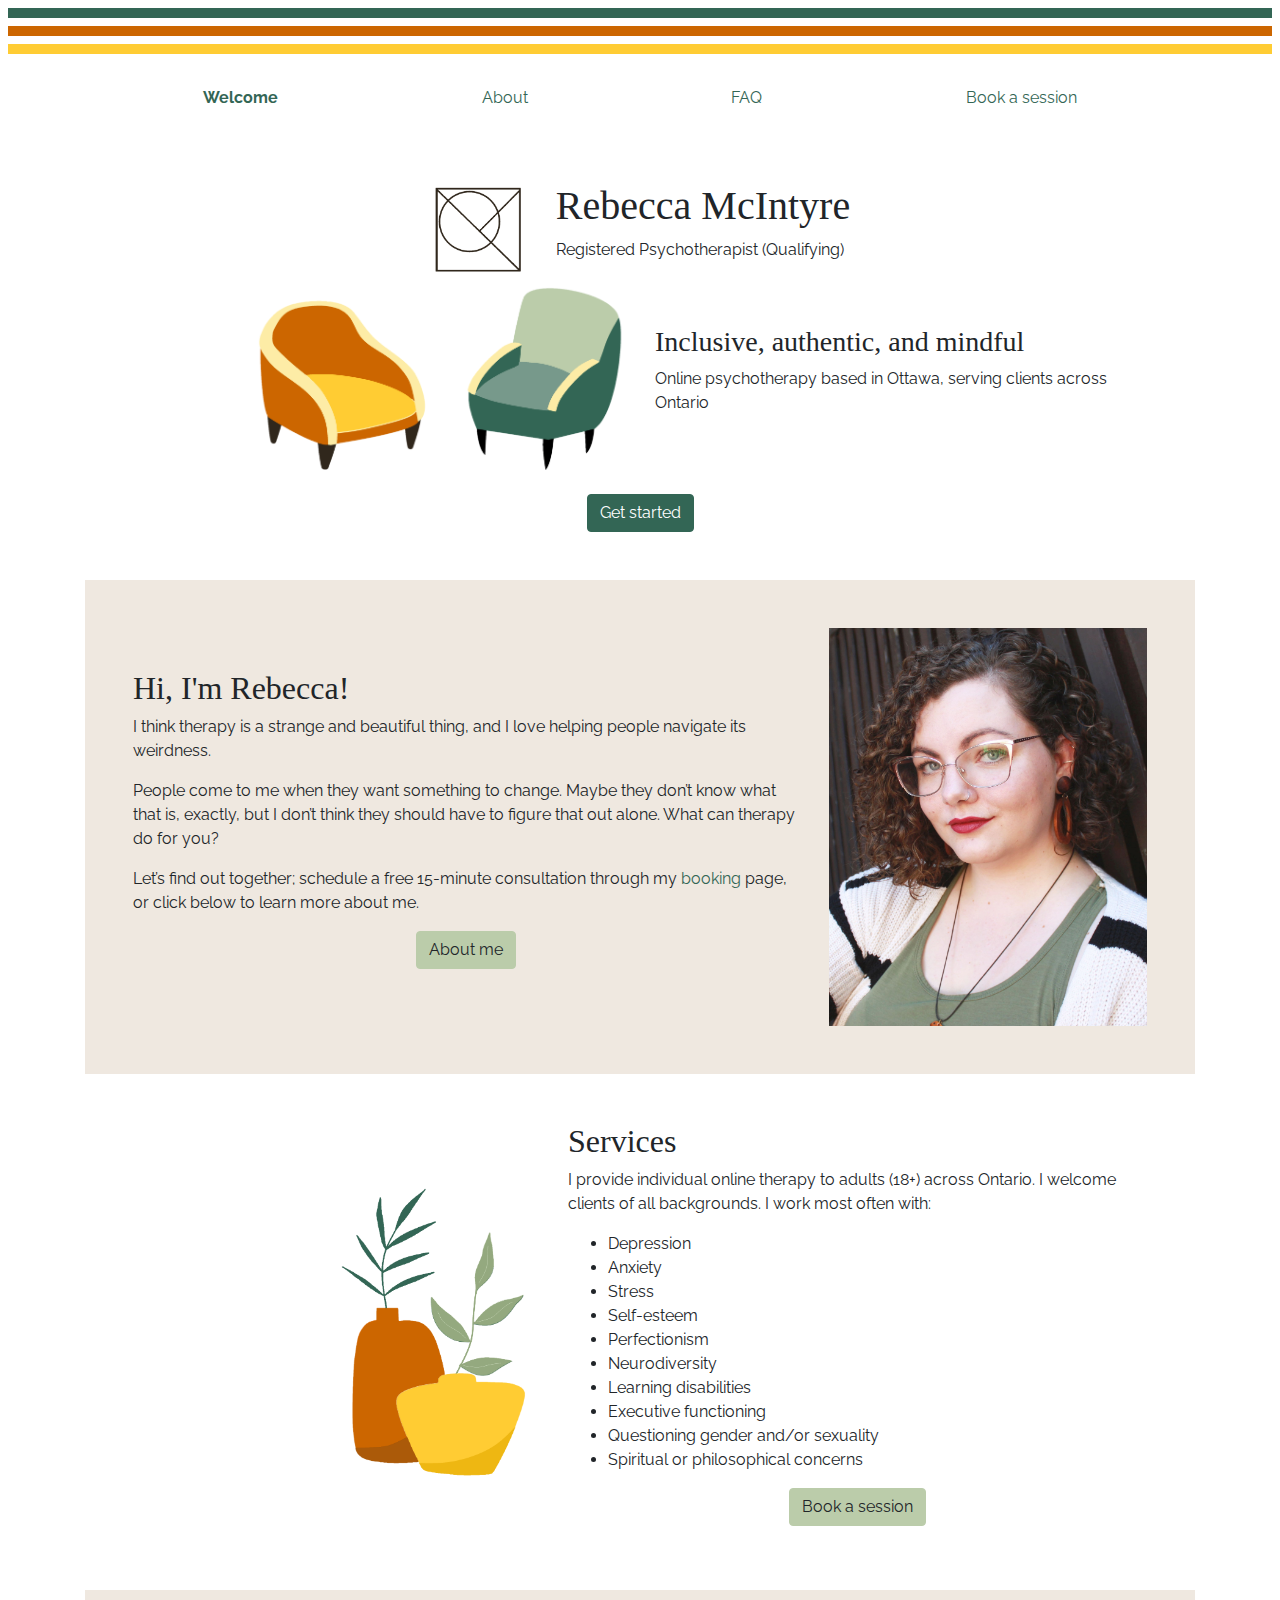
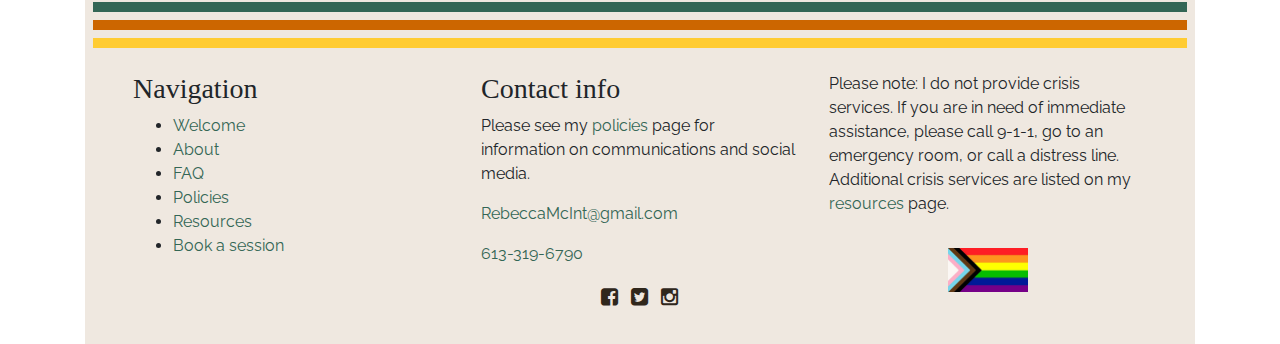
<file: index.html>
<!doctype html>
<!--[if lt IE 7]>      <html class="no-js lt-ie9 lt-ie8 lt-ie7" lang="en"> <![endif]-->
<!--[if IE 7]>         <html class="no-js lt-ie9 lt-ie8" lang="en"> <![endif]-->
<!--[if IE 8]>         <html class="no-js lt-ie9" lang="en"> <![endif]-->
<!--[if gt IE 8]><!-->
<html class="no-js" lang="en">
<!--<![endif]-->

<head>
  <meta charset="utf-8">
  <meta http-equiv="X-UA-Compatible" content="IE=edge,chrome=1">
  <title>Rebecca McIntyre, RP-Q</title>
  <meta name="description" content="">
  <meta name="viewport" content="width=device-width, initial-scale=1">
  <link rel="apple-touch-icon" href="apple-touch-icon.png">

  <!--Google fonts links-->
  <link href="https://fonts.googleapis.com/css?family=Raleway:400,700" rel="stylesheet">
  <link href="https://fonts.googleapis.com/css?family=Montserrat:400,700" rel="stylesheet">

  <link rel="stylesheet" href="assets/css/fonticons.css">
  <link rel="stylesheet" href="assets/css/font-awesome.min.css">
  <link rel="stylesheet" href="assets/css/bootstrap.min.css">
  <link rel="stylesheet" href="assets/css/style.css">

  <script src="assets/js/vendor/modernizr-2.8.3-respond-1.4.2.min.js"></script>
</head>

<body data-spy="scroll" data-target=".navbar-collapse">
  <main>
    <div class="border border-success decor-stripe m-2"></div>
    <div class="border border-primary decor-stripe m-2"></div>
    <div class="border border-warning decor-stripe m-2"></div>
    <div class="container">

      <nav class="navbar navbar-expand-lg py-3">
        <button class="navbar-toggler" type="button" data-toggle="collapse" data-target="#header-nav" aria-controls="header-nav" aria-expanded="false" aria-label="Toggle navigation">
          <span class="fa fa-bars"></span>
        </button>
        <div id="header-nav" class="collapse navbar-collapse">
          <ul class="navbar-nav mb-2 ml-auto mb-lg-0 w-100 d-flex align-items-center justify-content-around">
            <li class="nav-item active">
              <a class="nav-link" aria-current="page" href="#">Welcome</a>
            </li>
            <li class="nav-item">
              <a class="nav-link" href="about.html">About</a>
            </li>
            <li class="nav-item">
              <a class="nav-link" href="faq.html">FAQ</a>
            </li>
            <li class="nav-item">
              <a class="nav-link" href="book.html">Book a session</a>
            </li>
          </ul>
        </div>
      </nav>

      <!--Home Section-->
      <section id="home" class="p-5">
        <div class="row justify-content-center mb-2">
          <div class="col-auto">
            <img class="homepage-logo" src="assets/images/logo.png" alt="Rebecca McIntyre logo"/>
          </div>
          <div class="col-auto">
            <h1>Rebecca McIntyre</h1>
            <p>Registered Psychotherapist (Qualifying)</p>
          </div>
        </div>
        <div class="row mb-4">
          <div class="col-12 col-md-6">
            <img class="w-75 float-right" src="assets/images/hero.png"
              alt="Two cartoon armchairs facing each other, one yellow and the other green.">
          </div>
          <div class="col-12 col-md-6 d-flex align-items-center">
            <div>
              <p class="h3">Inclusive, authentic, and mindful</p>
              <p>Online psychotherapy based in Ottawa, serving clients across Ontario</p>
            </div>
          </div>
        </div>
        <div class="row">
          <div class="col-12 text-center">
            <a class="btn btn-success" href="book.html">Get started</a>
          </div>
        </div>
      </section><!-- End of Home Section -->

      <!--About section-->
      <section id="about" class="bg-light p-5">
        <div class="row">
          <div class="col-12 col-md-8 d-flex align-items-center">
            <div>
              <h2>Hi, I'm Rebecca!</h2>
              <p>I think therapy is a strange and beautiful thing, and I love helping people navigate its weirdness.</p>
              <p>People come to me when they want something to change. Maybe they don’t know what that is, exactly,
                but I don’t think they should have to figure that out alone.  What can therapy do for you?</p>
              <p>Let’s find out together; schedule a free 15-minute consultation through my
                <a href="book.html">booking</a> page, or click below to learn more about me.</p>
              <p class="text-center"><a class="btn btn-info" href="about.html">About me</a></p>
            </div>
          </div>
          <div class="col-12 col-md-4 d-flex align-items-center">
            <img class="w-100" src="assets/images/headshot.jpg"
              alt="A headshot of Rebecca McIntyre, smiling gently. Their shoulder-length, curly brown hair is pulled back on one side. They are wearing a green shirt and a black-and-white cardigan.">
          </div>
        </div>
      </section> <!--End of About section-->

      <!--Services section-->
      <section id="services" class="p-5">
        <div class="row">
          <div class="col-md-5 d-flex justify-content-end align-items-center">
            <img class="w-50" src="assets/images/services.png" alt="">
          </div>
          <div class="col-12 col-md-7 d-flex align-items-center">
            <div>
              <h2>Services</h2>
              <p>I provide individual online therapy to adults (18+) across Ontario. I welcome clients of all backgrounds. I work most often with:</p>
              <ul>
                <li>Depression</li>
                <li>Anxiety</li>
                <li>Stress</li>
                <li>Self-esteem</li>
                <li>Perfectionism</li>
                <li>Neurodiversity</li>
                <li>Learning disabilities</li>
                <li>Executive functioning</li>
                <li>Questioning gender and/or sexuality</li>
                <li>Spiritual or philosophical concerns</li>
              </ul>
              <p class="text-center"><a class="btn btn-info" href="book.html">Book a session</a></p>
              <div class="d-flex justify-content-center">
              </div>
            </div>
          </div>
        </div>
      </section> <!--End of Services section-->

      <!-- footer Section -->
      <footer id="footer" class="footer bg-light pt-1">
        <div class="border border-success decor-stripe m-2"></div>
        <div class="border border-primary decor-stripe m-2"></div>
        <div class="border border-warning decor-stripe m-2"></div>
        <div class="row px-5 py-3">
          <div class="col-12 col-lg-4">
            <h2 class="h3">Navigation</h2>
            <ul>
              <li><a href="index.html">Welcome</a></li>
              <li><a href="about.html">About</a></li>
              <li><a href="faq.html">FAQ</a></li>
              <li><a href="policies.html">Policies</a></li>
              <li><a href="resources.html">Resources</a></li>
              <li><a href="book.html">Book a session</a></li>
            </ul>
          </div>
          <div class="col-12 col-lg-4">
            <h2 class="h3">Contact info</h2>
            <p>Please see my <a href="policies.html">policies</a> page for information on communications and social media.</p>
            <p><a href='mailto&#58;Rebe%63caMc%49nt&#64;g&#37;6Dai&#108;&#46;c&#111;m'>Reb&#101;ccaM&#99;&#73;nt&#64;g&#109;&#97;&#105;&#108;&#46;com</a></p>
            <p><a href="tel:16133196790">613-319-6790</a>
            <p class="text-center lead">
              <a class="px-1 text-dark" target="_blank" href="https://www.facebook.com/RebeccaMcInt/" title="@RebeccaMcInt on Facebook"><span class="fa fa-facebook-square"></span><span class="sr-only">@RebeccaMcInt on Facebook</span></a>
              <a class="px-1 text-dark" target="_blank" href="https://twitter.com/RebeccaMcInt" title="@RebeccaMcInt on Twitter"><span class="fa fa-twitter-square"></span><span class="sr-only">@RebeccaMcInt on Twitter</span></a>
              <a class="px-1 text-dark" target="_blank" href="https://www.instagram.com/RebeccaMcInt/" title="@RebeccaMcInt on Instagram"><span class="fa fa-instagram"></span><span class="sr-only">@RebeccaMcInt on Instagram</span></a>
            </p>
          </div>
          <div class="col-12 col-lg-4">
            <p>Please note: I do not provide crisis services. If you are in need of immediate assistance, please call 9-1-1,
              go to an emergency room, or call a distress line. Additional crisis services are listed on my
              <a href="resources.html">resources</a> page.</p>
            <div class="text-center">
              <img class="w-25 pt-3" src="assets/images/pride-flag.jpg" alt="">
            </div>
          </div>
        </div>
      </footer><!-- End of footer -->

      <script src="https://cdn.jsdelivr.net/npm/jquery@3.5.1/dist/jquery.slim.min.js" integrity="sha384-DfXdz2htPH0lsSSs5nCTpuj/zy4C+OGpamoFVy38MVBnE+IbbVYUew+OrCXaRkfj" crossorigin="anonymous"></script>
      <script src="https://cdn.jsdelivr.net/npm/bootstrap@4.6.2/dist/js/bootstrap.bundle.min.js" integrity="sha384-Fy6S3B9q64WdZWQUiU+q4/2Lc9npb8tCaSX9FK7E8HnRr0Jz8D6OP9dO5Vg3Q9ct" crossorigin="anonymous"></script>

</body>

</html>
</file>
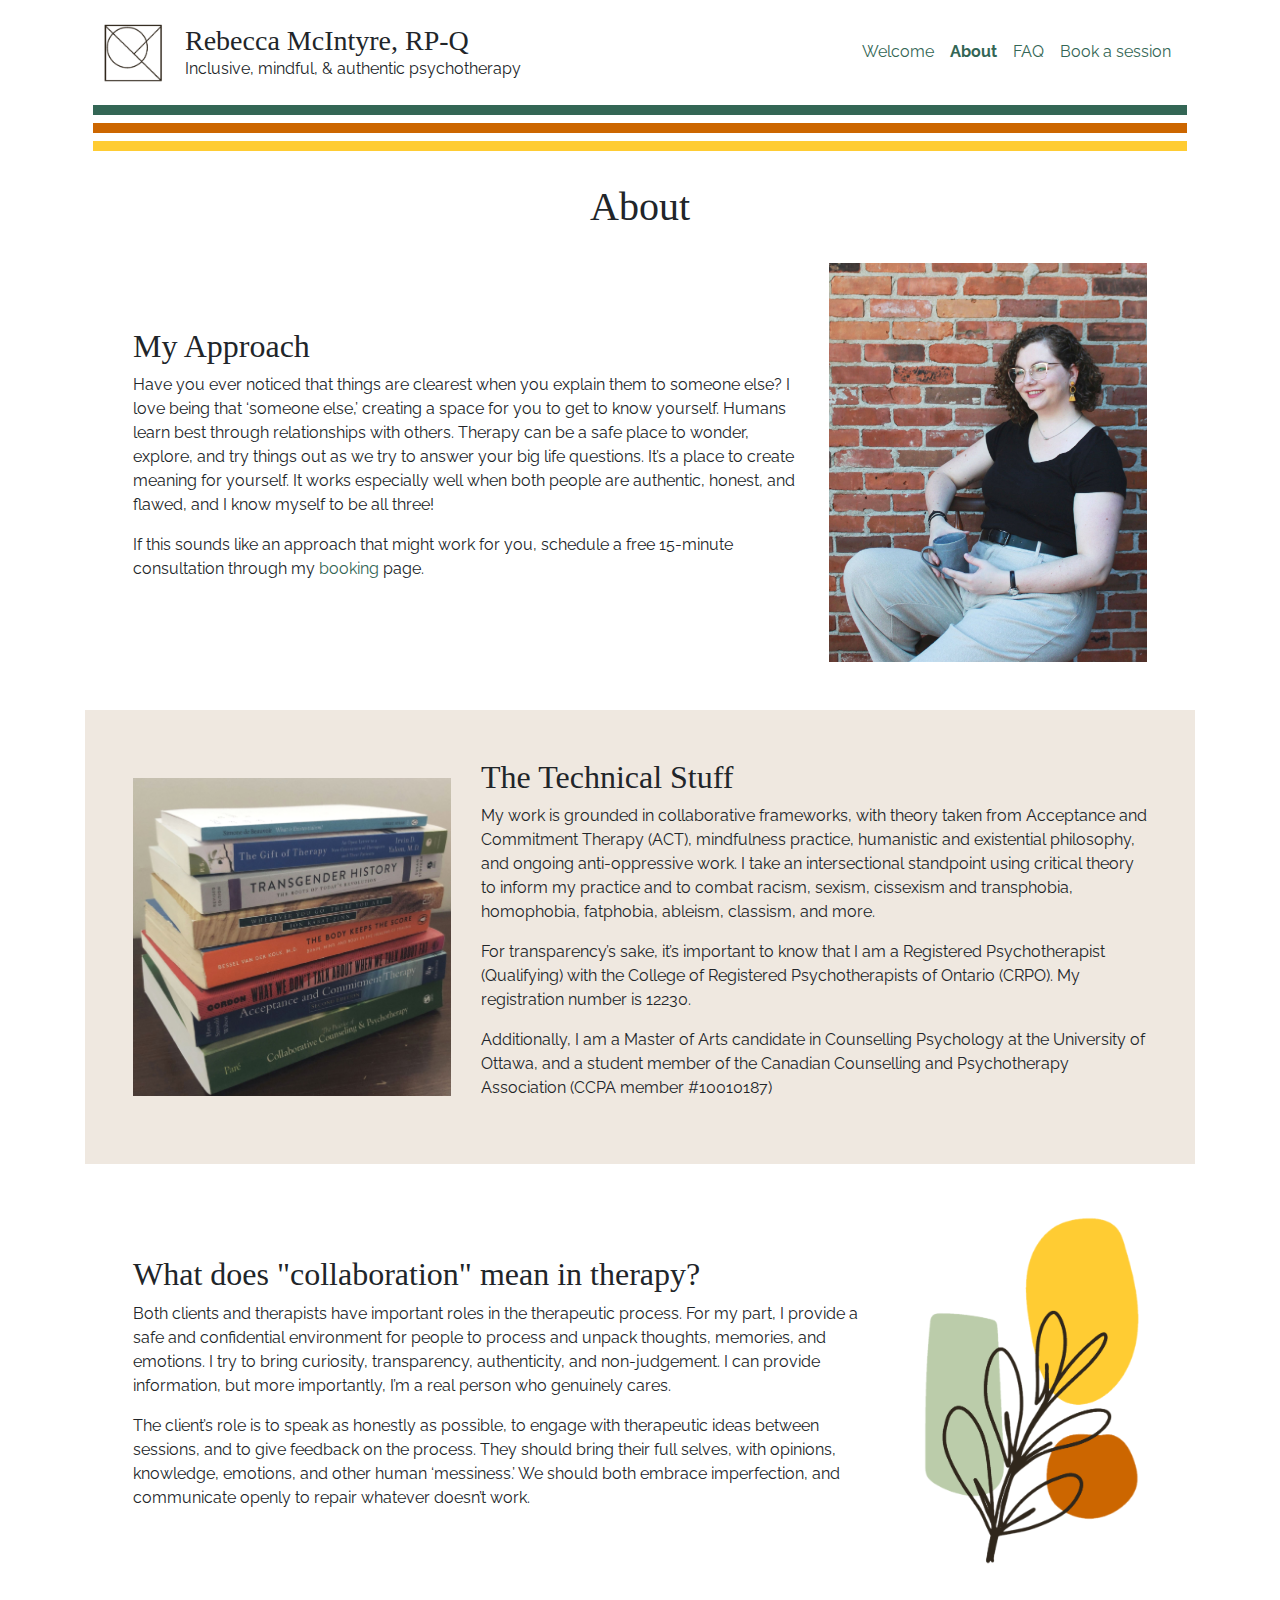
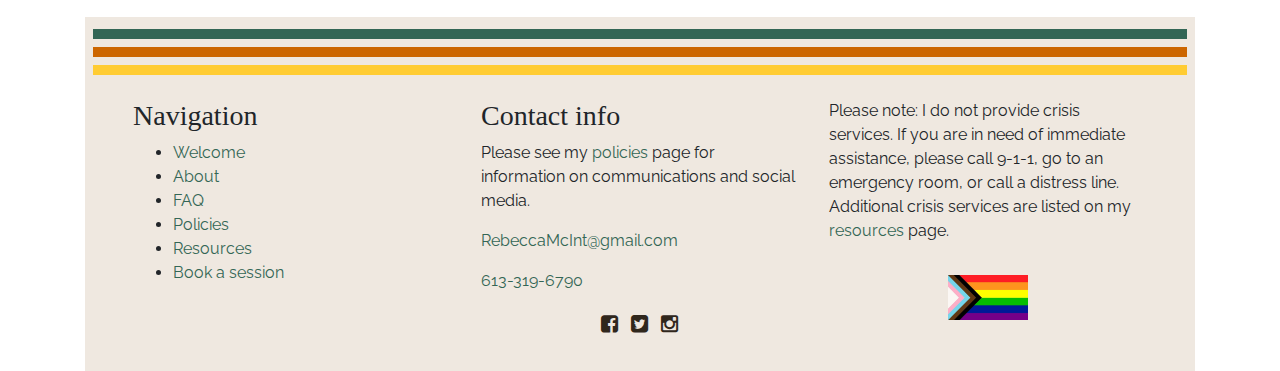
<file: about.html>
<!doctype html>
<!--[if lt IE 7]>      <html class="no-js lt-ie9 lt-ie8 lt-ie7" lang="en"> <![endif]-->
<!--[if IE 7]>         <html class="no-js lt-ie9 lt-ie8" lang="en"> <![endif]-->
<!--[if IE 8]>         <html class="no-js lt-ie9" lang="en"> <![endif]-->
<!--[if gt IE 8]><!-->
<html class="no-js" lang="en">
<!--<![endif]-->

<head>
  <meta charset="utf-8">
  <meta http-equiv="X-UA-Compatible" content="IE=edge,chrome=1">
  <title>About - Rebecca McIntyre, RP-Q</title>
  <meta name="description" content="">
  <meta name="viewport" content="width=device-width, initial-scale=1">
  <link rel="apple-touch-icon" href="apple-touch-icon.png">

  <!--Google fonts links-->
  <link href="https://fonts.googleapis.com/css?family=Raleway:400,700" rel="stylesheet">
  <link href="https://fonts.googleapis.com/css?family=Montserrat:400,700" rel="stylesheet">

  <link rel="stylesheet" href="assets/css/fonticons.css">
  <link rel="stylesheet" href="assets/css/font-awesome.min.css">
  <link rel="stylesheet" href="assets/css/bootstrap.min.css">
  <link rel="stylesheet" href="assets/css/style.css">

  <script src="assets/js/vendor/modernizr-2.8.3-respond-1.4.2.min.js"></script>
</head>

<body data-spy="scroll" data-target=".navbar-collapse">
  <main>
    <div class="container">

      <nav class="navbar navbar-expand-lg d-flex flex-wrap justify-content-between pt-3">
        <div class="d-flex align-items-center mb-2 mb-md-0 me-md-auto">
          <a href="/index.html" class="navbar-brand text-dark text-decoration-none">
            <img class="nav-logo mr-1" src="assets/images/logo.png" alt=""/>
          </a>
          <span class="fs-4"><span class="h3">Rebecca McIntyre, RP-Q</span><br>Inclusive, mindful, & authentic psychotherapy</span>
        </div>
        <button class="navbar-toggler" type="button" data-toggle="collapse" data-target="#header-nav" aria-controls="header-nav" aria-expanded="false" aria-label="Toggle navigation">
          <span class="fa fa-bars"></span>
        </button>
        <div id="header-nav" class="collapse navbar-collapse">
          <ul class="navbar-nav mb-2 ml-auto mb-lg-0 d-flex align-items-center">
            <li class="nav-item">
              <a class="nav-link" href="index.html">Welcome</a>
            </li>
            <li class="nav-item active">
              <a class="nav-link" aria-current="page" href="#">About</a>
            </li>
            <li class="nav-item">
              <a class="nav-link" href="faq.html">FAQ</a>
            </li>
            <li class="nav-item">
              <a class="nav-link" href="book.html">Book a session</a>
            </li>
          </ul>
        </div>
      </nav>
      <div class="border border-success decor-stripe m-2"></div>
      <div class="border border-primary decor-stripe m-2"></div>
      <div class="border border-warning decor-stripe m-2"></div>

      <!--Approach section-->
      <section id="approach" class="px-5 pb-5">
        <div class="row text-center">
          <div class="col">
            <h1 class="py-4">About</h1>
          </div>
        </div>
        <div class="row">
          <div class="col-md-8 d-flex align-items-center">
            <div>
              <h2>My Approach</h2>
              <p>Have you ever noticed that things are clearest when you explain them to someone else?
                  I love being that ‘someone else,’ creating a space for you to get to know yourself.
                  Humans learn best through relationships with others. Therapy can be a safe place to wonder,
                  explore, and try things out as we try to answer your big life questions.
                  It’s a place to create meaning for yourself.
                  It works especially well when both people are authentic, honest, and flawed,
                  and I know myself to be all three!</p>
              <p>If this sounds like an approach that might work for you, schedule a free 15-minute
                consultation through my <a href="book.html">booking</a> page.</p>
            </div>
          </div>
          <div class="col-md-4 d-flex justify-content-end align-items-center">
            <img class="w-100" src="assets/images/approach.jpg"
              alt="Rebecca McIntyre leans back in a chair, holding a blue mug. They are smiling wide and looking to one side. They are wearing a black t-shirt and beige trousers.">
          </div>
        </div>
      </section> <!--End of Approach section-->

      <!--Theory section-->
      <section id="theory" class="bg-light p-5">
        <div class="row">
          <div class="col-md-4 d-flex align-items-center">
            <img class="w-100" src="assets/images/theory.jpg"
              alt="A stack of books. The following titles and authors are visible: ‘What is Existentialism?’ by Simone de Beauvoir; ‘The Gift of Therapy’ by Irvin D. Yalom; ‘Transgender History’ by Susan Stryker; ‘Wherever You Go, There You Are’ by Jon Kabat-Zinn; ‘The Body Keeps the Score’ by Bessel van der Kolk; ‘What We Don’t Talk About When We Talk About Fat’ by Gordon; ‘Acceptance and Commitment Therapy’ by Hayes, Stroshal, and Wilson; and ‘Collaborative Counseling and Psychotherapy’ by Paré.">
          </div>
          <div class="col-md-8 d-flex align-items-center">
            <div>
              <h2>The Technical Stuff</h2>
              <p>My work is grounded in collaborative frameworks, with theory taken from Acceptance and Commitment Therapy (ACT),
                mindfulness practice, humanistic and existential philosophy, and ongoing anti-oppressive work.
                I take an intersectional standpoint using critical theory to inform my practice and to combat racism,
                sexism, cissexism and transphobia, homophobia, fatphobia, ableism, classism, and more.</p>
              <p>For transparency’s sake, it’s important to know that I am a Registered Psychotherapist (Qualifying)
                with the College of Registered Psychotherapists of Ontario (CRPO). My registration number is 12230.</p>
              <p>Additionally, I am a Master of Arts candidate in Counselling Psychology at the University of Ottawa,
                and a student member of the Canadian Counselling and Psychotherapy Association (CCPA member #10010187)</p>
            </div>
          </div>
        </div>
      </section> <!--End of Theory section-->

      <!--Collaboration section-->
      <section id="approach" class="p-5">
        <div class="row">
          <div class="col-md-9 d-flex align-items-center">
            <div>
              <h2>What does "collaboration" mean in therapy?</h2>
              <p>Both clients and therapists have important roles in the therapeutic process. For my part, I provide a safe and confidential
                environment for people to process and unpack thoughts, memories, and emotions. I try to bring curiosity, transparency,
                authenticity, and non-judgement. I can provide information, but more importantly, I’m a real person who genuinely cares.</p>
              <p>The client’s role is to speak as honestly as possible, to engage with therapeutic ideas between sessions, and to give
                feedback on the process. They should bring their full selves, with opinions, knowledge, emotions, and other human ‘messiness.’
                We should both embrace imperfection, and communicate openly to repair whatever doesn’t work.</p>
            </div>
          </div>
          <div class="col-md-3 d-flex justify-content-end align-items-center">
            <img class="w-100" src="assets/images/collaboration.png" alt="">
          </div>
      </section> <!--End of Collaboration section-->

      <!-- footer Section -->
      <footer id="footer" class="footer bg-light pt-1">
        <div class="border border-success decor-stripe m-2"></div>
        <div class="border border-primary decor-stripe m-2"></div>
        <div class="border border-warning decor-stripe m-2"></div>
        <div class="row px-5 py-3">
          <div class="col-12 col-lg-4">
            <h2 class="h3">Navigation</h2>
            <ul>
              <li><a href="index.html">Welcome</a></li>
              <li><a href="about.html">About</a></li>
              <li><a href="faq.html">FAQ</a></li>
              <li><a href="policies.html">Policies</a></li>
              <li><a href="resources.html">Resources</a></li>
              <li><a href="book.html">Book a session</a></li>
            </ul>
          </div>
          <div class="col-12 col-lg-4">
            <h2 class="h3">Contact info</h2>
            <p>Please see my <a href="policies.html">policies</a> page for information on communications and social media.</p>
            <p><a href='mailto&#58;Rebe%63caMc%49nt&#64;g&#37;6Dai&#108;&#46;c&#111;m'>Reb&#101;ccaM&#99;&#73;nt&#64;g&#109;&#97;&#105;&#108;&#46;com</a></p>
            <p><a href="tel:16133196790">613-319-6790</a>
            <p class="text-center lead">
              <a class="px-1 text-dark" target="_blank" href="https://www.facebook.com/RebeccaMcInt/" title="@RebeccaMcInt on Facebook"><span class="fa fa-facebook-square"></span><span class="sr-only">@RebeccaMcInt on Facebook</span></a>
              <a class="px-1 text-dark" target="_blank" href="https://twitter.com/RebeccaMcInt" title="@RebeccaMcInt on Twitter"><span class="fa fa-twitter-square"></span><span class="sr-only">@RebeccaMcInt on Twitter</span></a>
              <a class="px-1 text-dark" target="_blank" href="https://www.instagram.com/RebeccaMcInt/" title="@RebeccaMcInt on Instagram"><span class="fa fa-instagram"></span><span class="sr-only">@RebeccaMcInt on Instagram</span></a>
            </p>
          </div>
          <div class="col-12 col-lg-4">
            <p>Please note: I do not provide crisis services. If you are in need of immediate assistance, please call 9-1-1,
              go to an emergency room, or call a distress line. Additional crisis services are listed on my
              <a href="resources.html">resources</a> page.</p>
            <div class="text-center">
              <img class="w-25 pt-3" src="assets/images/pride-flag.jpg" alt="">
            </div>
          </div>
        </div>
      </footer><!-- End of footer -->

      <script src="https://cdn.jsdelivr.net/npm/jquery@3.5.1/dist/jquery.slim.min.js" integrity="sha384-DfXdz2htPH0lsSSs5nCTpuj/zy4C+OGpamoFVy38MVBnE+IbbVYUew+OrCXaRkfj" crossorigin="anonymous"></script>
      <script src="https://cdn.jsdelivr.net/npm/bootstrap@4.6.2/dist/js/bootstrap.bundle.min.js" integrity="sha384-Fy6S3B9q64WdZWQUiU+q4/2Lc9npb8tCaSX9FK7E8HnRr0Jz8D6OP9dO5Vg3Q9ct" crossorigin="anonymous"></script>

</body>

</html>
</file>
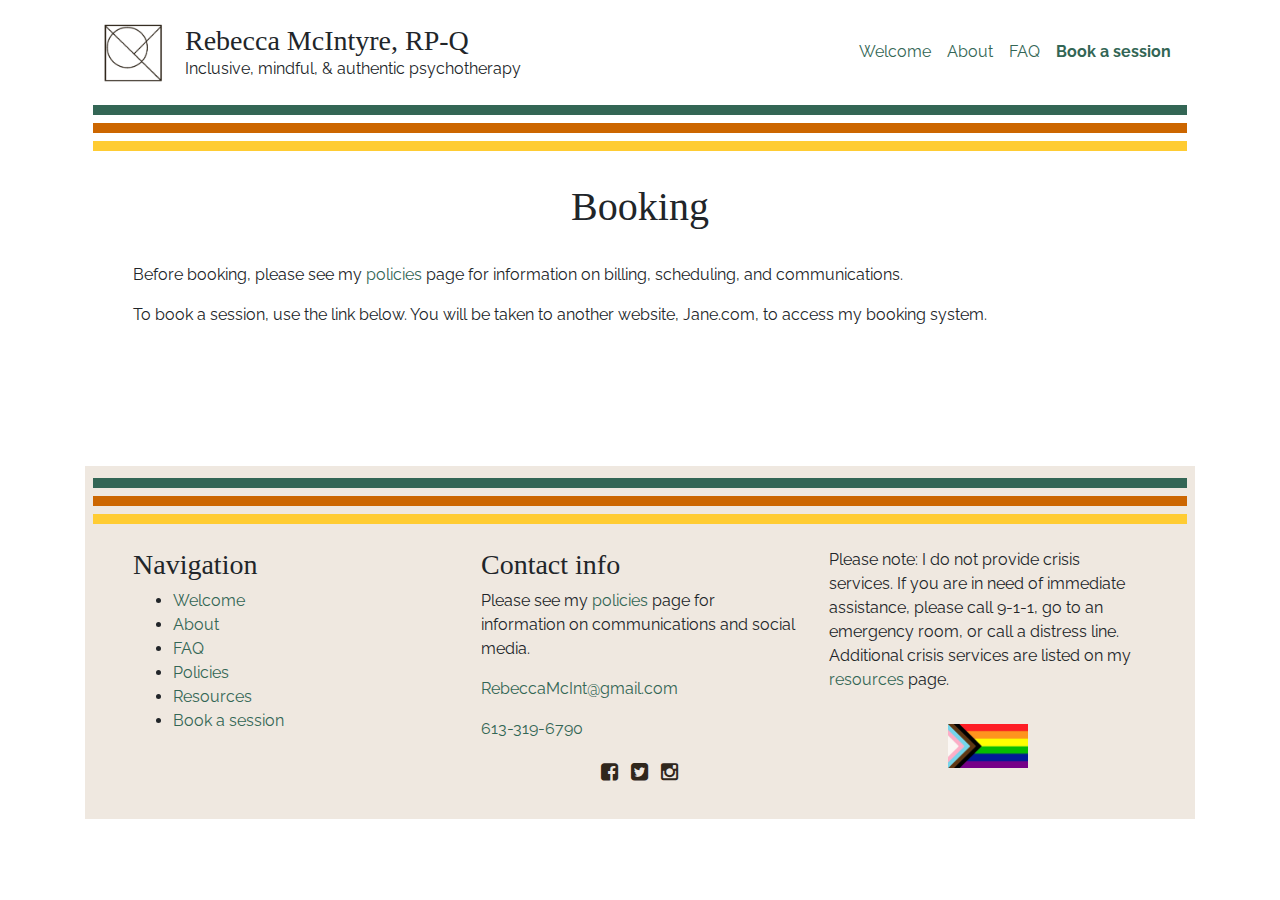
<file: book.html>
<!doctype html>
<!--[if lt IE 7]>      <html class="no-js lt-ie9 lt-ie8 lt-ie7" lang="en"> <![endif]-->
<!--[if IE 7]>         <html class="no-js lt-ie9 lt-ie8" lang="en"> <![endif]-->
<!--[if IE 8]>         <html class="no-js lt-ie9" lang="en"> <![endif]-->
<!--[if gt IE 8]><!-->
<html class="no-js" lang="en">
<!--<![endif]-->

<head>
  <meta charset="utf-8">
  <meta http-equiv="X-UA-Compatible" content="IE=edge,chrome=1">
  <title>Book - Rebecca McIntyre, RP-Q</title>
  <meta name="description" content="">
  <meta name="viewport" content="width=device-width, initial-scale=1">
  <link rel="apple-touch-icon" href="apple-touch-icon.png">

  <!--Google fonts links-->
  <link href="https://fonts.googleapis.com/css?family=Raleway:400,700" rel="stylesheet">
  <link href="https://fonts.googleapis.com/css?family=Montserrat:400,700" rel="stylesheet">
  <link href="https://fonts.googleapis.com/css?family=Nanum%20Myeongjo:400,700" rel="stylesheet">

  <link rel="stylesheet" href="assets/css/fonticons.css">
  <link rel="stylesheet" href="assets/css/font-awesome.min.css">
  <link rel="stylesheet" href="assets/css/bootstrap.min.css">
  <link rel="stylesheet" href="assets/css/style.css">

  <script src="assets/js/vendor/modernizr-2.8.3-respond-1.4.2.min.js"></script>
</head>

<body data-spy="scroll" data-target=".navbar-collapse">
  <main>
    <div class="container">

      <nav class="navbar navbar-expand-lg d-flex flex-wrap justify-content-between pt-3">
        <div class="d-flex align-items-center mb-2 mb-md-0 me-md-auto">
          <a href="/index.html" class="navbar-brand text-dark text-decoration-none">
            <img class="nav-logo mr-1" src="assets/images/logo.png" alt=""/>
          </a>
          <span class="fs-4"><span class="h3">Rebecca McIntyre, RP-Q</span><br>Inclusive, mindful, & authentic psychotherapy</span>
        </div>
        <button class="navbar-toggler" type="button" data-toggle="collapse" data-target="#header-nav" aria-controls="header-nav" aria-expanded="false" aria-label="Toggle navigation">
          <span class="fa fa-bars"></span>
        </button>
        <div id="header-nav" class="collapse navbar-collapse">
          <ul class="navbar-nav mb-2 ml-auto mb-lg-0 d-flex align-items-center">
            <li class="nav-item">
              <a class="nav-link" href="index.html">Welcome</a>
            </li>
            <li class="nav-item">
              <a class="nav-link" href="about.html">About</a>
            </li>
            <li class="nav-item">
              <a class="nav-link" href="faq.html">FAQ</a>
            </li>
            <li class="nav-item active">
              <a class="nav-link" aria-current="page" href="#">Book a session</a>
            </li>
          </ul>
        </div>
        </nav>
      <div class="border border-success decor-stripe m-2"></div>
      <div class="border border-primary decor-stripe m-2"></div>
      <div class="border border-warning decor-stripe m-2"></div>

      <!--Booking Section-->
      <section id="book" class="px-5 pb-5">
        <div class="row text-center">
          <div class="col">
            <h1 class="py-4">Booking</h1>
          </div>
        </div>
        <div class="row">
          <div class="col">
            <p>Before booking, please see my <a href="policies.html">policies</a> page for information on billing, scheduling, and communications.</p>
            <p>To book a session, use the link below. You will be taken to another website, Jane.com, to access my booking system.</p>
            <p class="text-center pt-4">
              <iframe frameborder='0' height='28' scrolling='no' src='https://rebeccamcintyre.janeapp.com/embed/book_online' width='177'></iframe>
            </p>
          </div>
        </div>
      </section><!-- End of Booking Section -->

      <!-- footer Section -->
      <footer id="footer" class="footer bg-light pt-1">
        <div class="border border-success decor-stripe m-2"></div>
        <div class="border border-primary decor-stripe m-2"></div>
        <div class="border border-warning decor-stripe m-2"></div>
        <div class="row px-5 py-3">
          <div class="col-12 col-lg-4">
            <h2 class="h3">Navigation</h2>
            <ul>
              <li><a href="index.html">Welcome</a></li>
              <li><a href="about.html">About</a></li>
              <li><a href="faq.html">FAQ</a></li>
              <li><a href="policies.html">Policies</a></li>
              <li><a href="resources.html">Resources</a></li>
              <li><a href="book.html">Book a session</a></li>
            </ul>
          </div>
          <div class="col-12 col-lg-4">
            <h2 class="h3">Contact info</h2>
            <p>Please see my <a href="policies.html">policies</a> page for information on communications and social media.</p>
            <p><a href='mailto&#58;Rebe%63caMc%49nt&#64;g&#37;6Dai&#108;&#46;c&#111;m'>Reb&#101;ccaM&#99;&#73;nt&#64;g&#109;&#97;&#105;&#108;&#46;com</a></p>
            <p><a href="tel:16133196790">613-319-6790</a>
            <p class="text-center lead">
              <a class="px-1 text-dark" target="_blank" href="https://www.facebook.com/RebeccaMcInt/" title="@RebeccaMcInt on Facebook"><span class="fa fa-facebook-square"></span><span class="sr-only">@RebeccaMcInt on Facebook</span></a>
              <a class="px-1 text-dark" target="_blank" href="https://twitter.com/RebeccaMcInt" title="@RebeccaMcInt on Twitter"><span class="fa fa-twitter-square"></span><span class="sr-only">@RebeccaMcInt on Twitter</span></a>
              <a class="px-1 text-dark" target="_blank" href="https://www.instagram.com/RebeccaMcInt/" title="@RebeccaMcInt on Instagram"><span class="fa fa-instagram"></span><span class="sr-only">@RebeccaMcInt on Instagram</span></a>
            </p>
          </div>
          <div class="col-12 col-lg-4">
            <p>Please note: I do not provide crisis services. If you are in need of immediate assistance, please call 9-1-1,
              go to an emergency room, or call a distress line. Additional crisis services are listed on my
              <a href="resources.html">resources</a> page.</p>
            <div class="text-center">
              <img class="w-25 pt-3" src="assets/images/pride-flag.jpg" alt="">
            </div>
          </div>
        </div>
      </footer><!-- End of footer -->

      <script src="https://cdn.jsdelivr.net/npm/jquery@3.5.1/dist/jquery.slim.min.js" integrity="sha384-DfXdz2htPH0lsSSs5nCTpuj/zy4C+OGpamoFVy38MVBnE+IbbVYUew+OrCXaRkfj" crossorigin="anonymous"></script>
      <script src="https://cdn.jsdelivr.net/npm/bootstrap@4.6.2/dist/js/bootstrap.bundle.min.js" integrity="sha384-Fy6S3B9q64WdZWQUiU+q4/2Lc9npb8tCaSX9FK7E8HnRr0Jz8D6OP9dO5Vg3Q9ct" crossorigin="anonymous"></script>

</body>

</html>
</file>
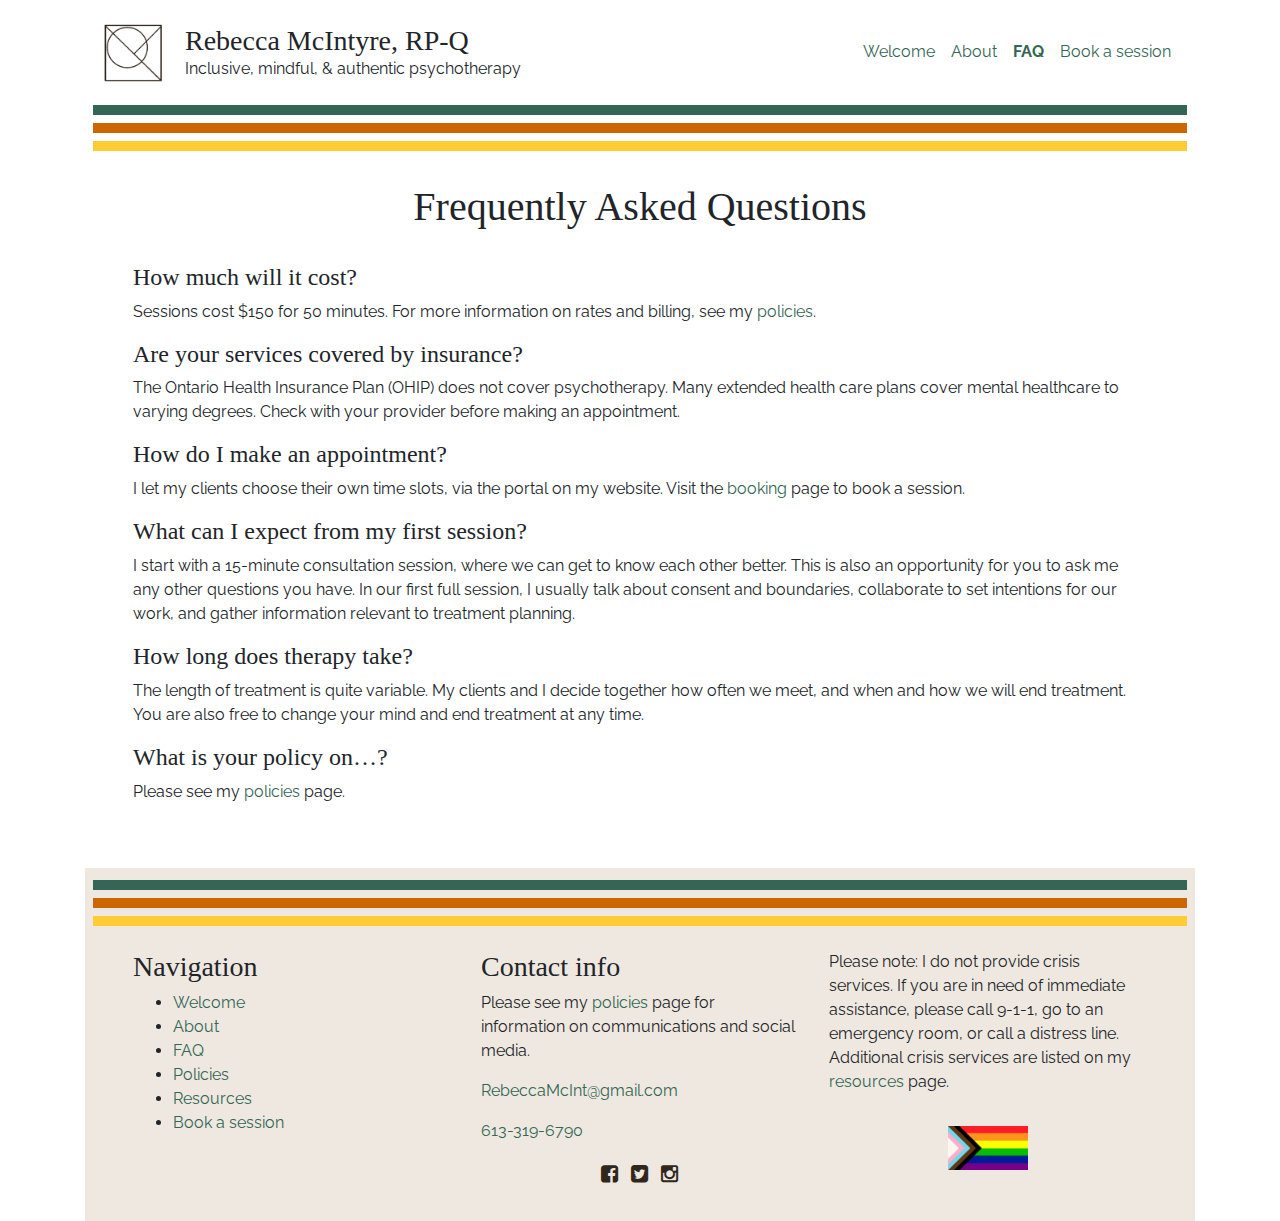
<file: faq.html>
<!doctype html>
<!--[if lt IE 7]>      <html class="no-js lt-ie9 lt-ie8 lt-ie7" lang="en"> <![endif]-->
<!--[if IE 7]>         <html class="no-js lt-ie9 lt-ie8" lang="en"> <![endif]-->
<!--[if IE 8]>         <html class="no-js lt-ie9" lang="en"> <![endif]-->
<!--[if gt IE 8]><!-->
<html class="no-js" lang="en">
<!--<![endif]-->

<head>
  <meta charset="utf-8">
  <meta http-equiv="X-UA-Compatible" content="IE=edge,chrome=1">
  <title>FAQ - Rebecca McIntyre, RP-Q</title>
  <meta name="description" content="">
  <meta name="viewport" content="width=device-width, initial-scale=1">
  <link rel="apple-touch-icon" href="apple-touch-icon.png">

  <!--Google fonts links-->
  <link href="https://fonts.googleapis.com/css?family=Raleway:400,700" rel="stylesheet">
  <link href="https://fonts.googleapis.com/css?family=Montserrat:400,700" rel="stylesheet">

  <link rel="stylesheet" href="assets/css/fonticons.css">
  <link rel="stylesheet" href="assets/css/font-awesome.min.css">
  <link rel="stylesheet" href="assets/css/bootstrap.min.css">
  <link rel="stylesheet" href="assets/css/style.css">

  <script src="assets/js/vendor/modernizr-2.8.3-respond-1.4.2.min.js"></script>
</head>

<body data-spy="scroll" data-target=".navbar-collapse">
  <main>
    <div class="container">

      <nav class="navbar navbar-expand-lg d-flex flex-wrap justify-content-between pt-3">
        <div class="d-flex align-items-center mb-2 mb-md-0 me-md-auto">
          <a href="/index.html" class="navbar-brand text-dark text-decoration-none">
            <img class="nav-logo mr-1" src="assets/images/logo.png" alt=""/>
          </a>
          <span class="fs-4"><span class="h3">Rebecca McIntyre, RP-Q</span><br>Inclusive, mindful, & authentic psychotherapy</span>
        </div>
        <button class="navbar-toggler" type="button" data-toggle="collapse" data-target="#header-nav" aria-controls="header-nav" aria-expanded="false" aria-label="Toggle navigation">
          <span class="fa fa-bars"></span>
        </button>
        <div id="header-nav" class="collapse navbar-collapse">
          <ul class="navbar-nav mb-2 ml-auto mb-lg-0 d-flex align-items-center">
            <li class="nav-item">
              <a class="nav-link" href="index.html">Welcome</a>
            </li>
            <li class="nav-item">
              <a class="nav-link" href="about.html">About</a>
            </li>
            <li class="nav-item active">
              <a class="nav-link" aria-current="page" href="#">FAQ</a>
            </li>
            <li class="nav-item">
              <a class="nav-link" href="book.html">Book a session</a>
            </li>
          </ul>
        </div>
        </nav>
      <div class="border border-success decor-stripe m-2"></div>
      <div class="border border-primary decor-stripe m-2"></div>
      <div class="border border-warning decor-stripe m-2"></div>

      <!--FAQ Section-->
      <section id="faq" class="px-5 pb-5">
        <div class="row text-center">
          <div class="col">
            <h1 class="py-4">Frequently Asked Questions</h1>
          </div>
        </div>

        <div class="row">
          <div class="col">
            <h2 class="h4">How much will it cost?</h2>
            <p>Sessions cost $150 for 50 minutes. For more information on rates and billing, see my <a href="policies.html">policies</a>.</p>
          </div>
        </div>

        <div class="row">
          <div class="col">
            <h2 class="h4">Are your services covered by insurance?</h2>
            <p>The Ontario Health Insurance Plan (OHIP) does not cover psychotherapy. Many extended health care plans cover mental healthcare
              to varying degrees. Check with your provider before making an appointment.</p>
          </div>
        </div>

        <div class="row">
          <div class="col">
            <h2 class="h4">How do I make an appointment?</h2>
            <p>I let my clients choose their own time slots, via the portal on my website. Visit the <a href="book.html">booking</a> page to
              book a session.</p>
          </div>
        </div>

        <div class="row">
          <div class="col">
            <h2 class="h4">What can I expect from my first session?</h2>
            <p>I start with a 15-minute consultation session, where we can get to know each other better. This is also an opportunity for you
              to ask me any other questions you have. In our first full session, I usually talk about consent and boundaries, collaborate to
              set intentions for our work, and gather information relevant to treatment planning.</p>
          </div>
        </div>

        <div class="row">
          <div class="col">
            <h2 class="h4">How long does therapy take?</h2>
            <p>The length of treatment is quite variable. My clients and I decide together how often we meet, and when and how we will end
              treatment. You are also free to change your mind and end treatment at any time.</p>
          </div>
        </div>

        <div class="row">
          <div class="col">
            <h2 class="h4">What is your policy on…?</h2>
            <p>Please see my <a href="policies.html">policies</a> page.<!--TODO fill in actual answer--></p>
          </div>
        </div>
      </section><!-- End of FAQ Section -->

      <!-- footer Section -->
      <footer id="footer" class="footer bg-light pt-1">
        <div class="border border-success decor-stripe m-2"></div>
        <div class="border border-primary decor-stripe m-2"></div>
        <div class="border border-warning decor-stripe m-2"></div>
        <div class="row px-5 py-3">
          <div class="col-12 col-lg-4">
            <h2 class="h3">Navigation</h2>
            <ul>
              <li><a href="index.html">Welcome</a></li>
              <li><a href="about.html">About</a></li>
              <li><a href="faq.html">FAQ</a></li>
              <li><a href="policies.html">Policies</a></li>
              <li><a href="resources.html">Resources</a></li>
              <li><a href="book.html">Book a session</a></li>
            </ul>
          </div>
          <div class="col-12 col-lg-4">
            <h2 class="h3">Contact info</h2>
            <p>Please see my <a href="policies.html">policies</a> page for information on communications and social media.</p>
            <p><a href='mailto&#58;Rebe%63caMc%49nt&#64;g&#37;6Dai&#108;&#46;c&#111;m'>Reb&#101;ccaM&#99;&#73;nt&#64;g&#109;&#97;&#105;&#108;&#46;com</a></p>
            <p><a href="tel:16133196790">613-319-6790</a>
            <p class="text-center lead">
              <a class="px-1 text-dark" target="_blank" href="https://www.facebook.com/RebeccaMcInt/" title="@RebeccaMcInt on Facebook"><span class="fa fa-facebook-square"></span><span class="sr-only">@RebeccaMcInt on Facebook</span></a>
              <a class="px-1 text-dark" target="_blank" href="https://twitter.com/RebeccaMcInt" title="@RebeccaMcInt on Twitter"><span class="fa fa-twitter-square"></span><span class="sr-only">@RebeccaMcInt on Twitter</span></a>
              <a class="px-1 text-dark" target="_blank" href="https://www.instagram.com/RebeccaMcInt/" title="@RebeccaMcInt on Instagram"><span class="fa fa-instagram"></span><span class="sr-only">@RebeccaMcInt on Instagram</span></a>
            </p>
          </div>
          <div class="col-12 col-lg-4">
            <p>Please note: I do not provide crisis services. If you are in need of immediate assistance, please call 9-1-1,
              go to an emergency room, or call a distress line. Additional crisis services are listed on my
              <a href="resources.html">resources</a> page.</p>
            <div class="text-center">
              <img class="w-25 pt-3" src="assets/images/pride-flag.jpg" alt="">
            </div>
          </div>
        </div>
      </footer><!-- End of footer -->

      <script src="https://cdn.jsdelivr.net/npm/jquery@3.5.1/dist/jquery.slim.min.js" integrity="sha384-DfXdz2htPH0lsSSs5nCTpuj/zy4C+OGpamoFVy38MVBnE+IbbVYUew+OrCXaRkfj" crossorigin="anonymous"></script>
      <script src="https://cdn.jsdelivr.net/npm/bootstrap@4.6.2/dist/js/bootstrap.bundle.min.js" integrity="sha384-Fy6S3B9q64WdZWQUiU+q4/2Lc9npb8tCaSX9FK7E8HnRr0Jz8D6OP9dO5Vg3Q9ct" crossorigin="anonymous"></script>

</body>

</html>
</file>
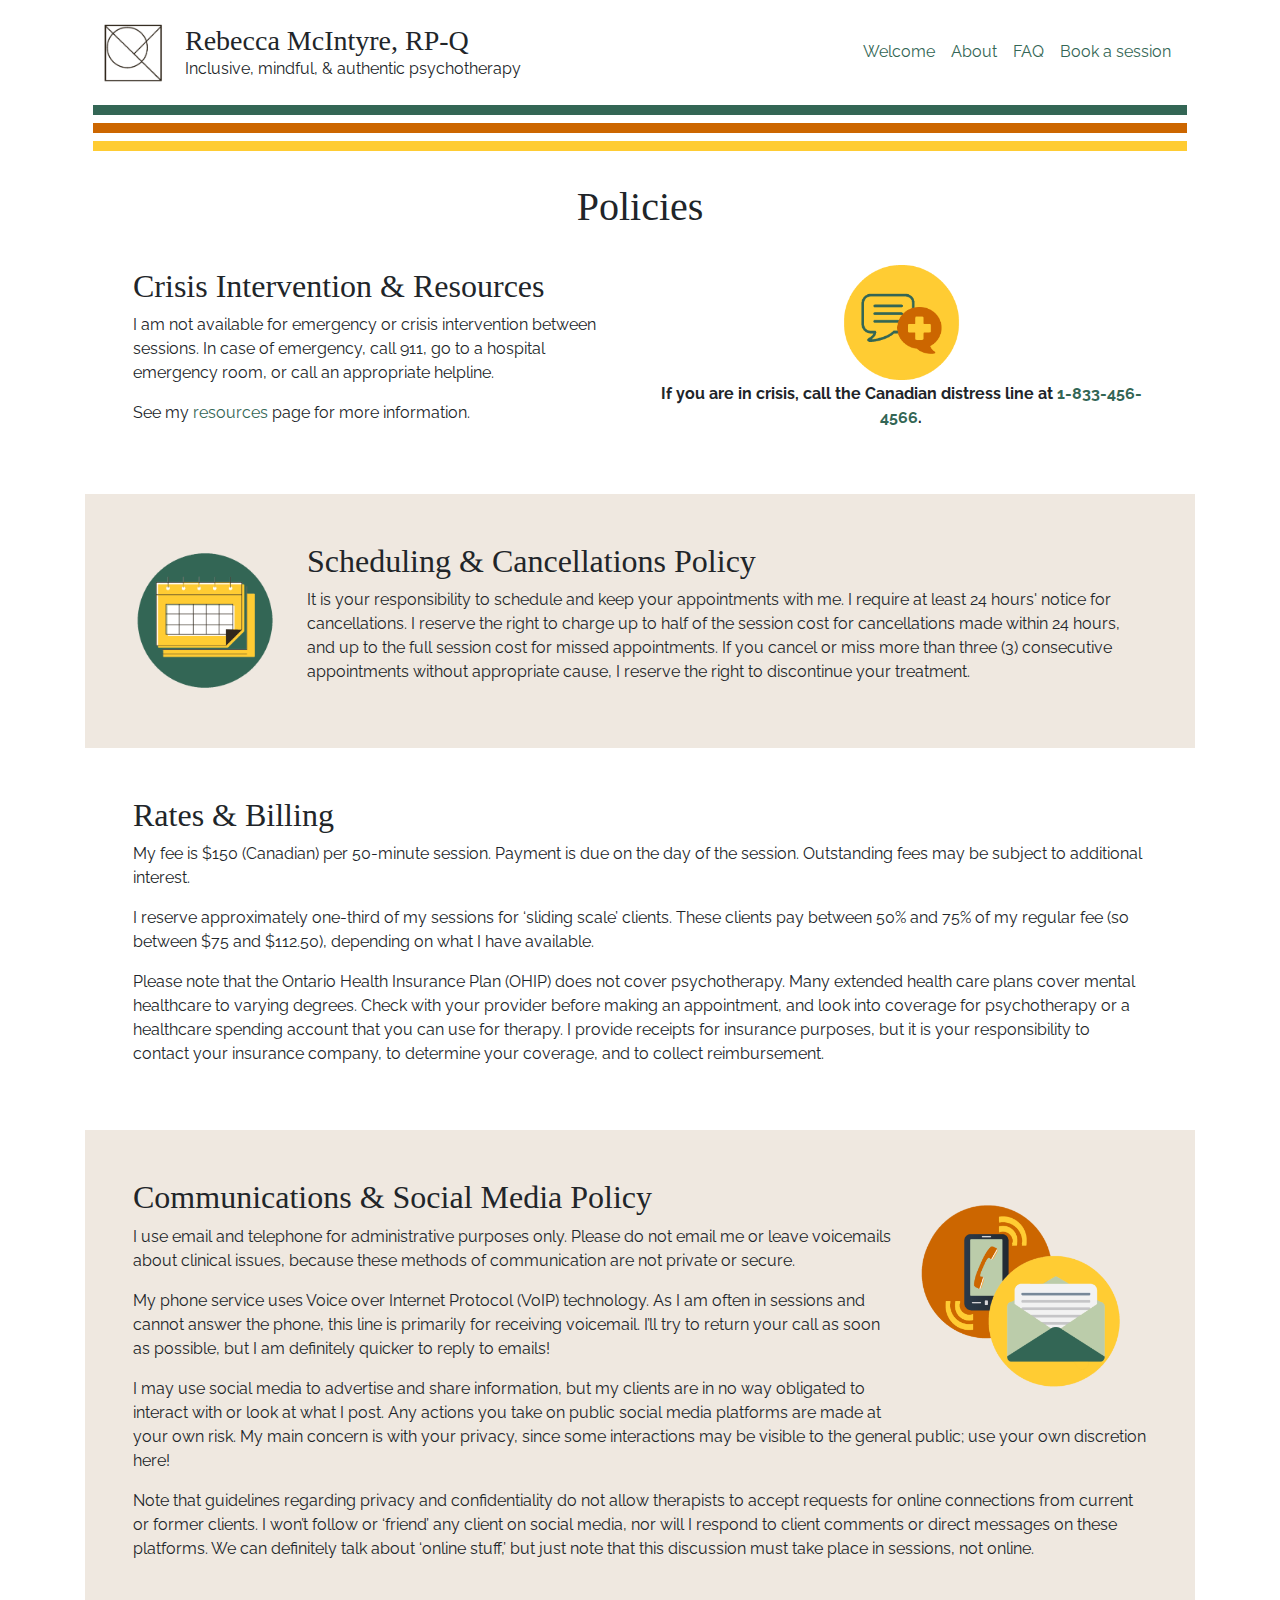
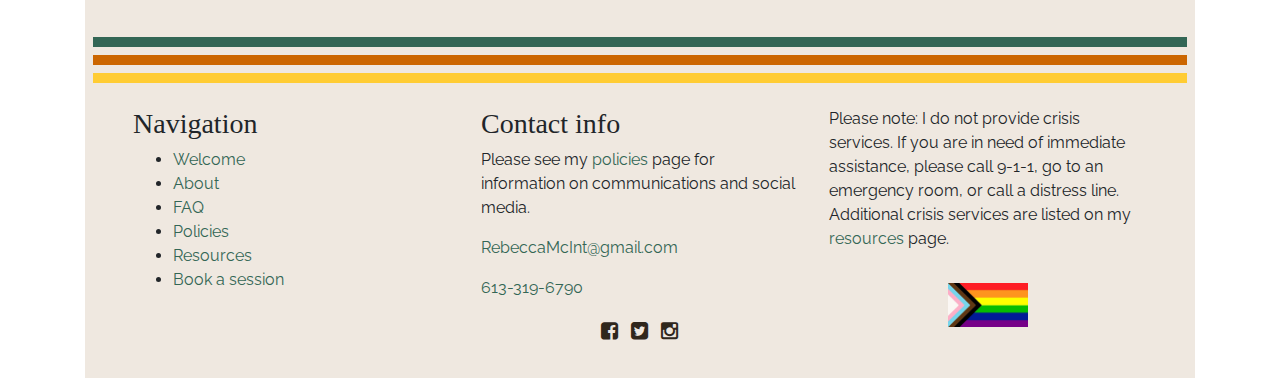
<file: policies.html>
<!doctype html>
<!--[if lt IE 7]>      <html class="no-js lt-ie9 lt-ie8 lt-ie7" lang="en"> <![endif]-->
<!--[if IE 7]>         <html class="no-js lt-ie9 lt-ie8" lang="en"> <![endif]-->
<!--[if IE 8]>         <html class="no-js lt-ie9" lang="en"> <![endif]-->
<!--[if gt IE 8]><!-->
<html class="no-js" lang="en">
<!--<![endif]-->

<head>
  <meta charset="utf-8">
  <meta http-equiv="X-UA-Compatible" content="IE=edge,chrome=1">
  <title>Policies - Rebecca McIntyre, RP-Q</title>
  <meta name="description" content="">
  <meta name="viewport" content="width=device-width, initial-scale=1">
  <link rel="apple-touch-icon" href="apple-touch-icon.png">

  <!--Google fonts links-->
  <link href="https://fonts.googleapis.com/css?family=Raleway:400,700" rel="stylesheet">
  <link href="https://fonts.googleapis.com/css?family=Montserrat:400,700" rel="stylesheet">

  <link rel="stylesheet" href="assets/css/fonticons.css">
  <link rel="stylesheet" href="assets/css/font-awesome.min.css">
  <link rel="stylesheet" href="assets/css/bootstrap.min.css">
  <link rel="stylesheet" href="assets/css/style.css">

  <script src="assets/js/vendor/modernizr-2.8.3-respond-1.4.2.min.js"></script>
</head>

<body data-spy="scroll" data-target=".navbar-collapse">
  <main>
    <div class="container">

      <nav class="navbar navbar-expand-lg d-flex flex-wrap justify-content-between pt-3">
        <div class="d-flex align-items-center mb-2 mb-md-0 me-md-auto">
          <a href="/index.html" class="navbar-brand text-dark text-decoration-none">
            <img class="nav-logo mr-1" src="assets/images/logo.png" alt=""/>
          </a>
          <span class="fs-4"><span class="h3">Rebecca McIntyre, RP-Q</span><br>Inclusive, mindful, & authentic psychotherapy</span>
        </div>
        <button class="navbar-toggler" type="button" data-toggle="collapse" data-target="#header-nav" aria-controls="header-nav" aria-expanded="false" aria-label="Toggle navigation">
          <span class="fa fa-bars"></span>
        </button>
        <div id="header-nav" class="collapse navbar-collapse">
          <ul class="navbar-nav mb-2 ml-auto mb-lg-0 d-flex align-items-center">
            <li class="nav-item">
              <a class="nav-link" href="index.html">Welcome</a>
            </li>
            <li class="nav-item">
              <a class="nav-link" href="about.html">About</a>
            </li>
            <li class="nav-item">
              <a class="nav-link" href="faq.html">FAQ</a>
            </li>
            <li class="nav-item">
              <a class="nav-link" href="book.html">Book a session</a>
            </li>
          </ul>
        </div>
      </nav>
      <div class="border border-success decor-stripe m-2"></div>
      <div class="border border-primary decor-stripe m-2"></div>
      <div class="border border-warning decor-stripe m-2"></div>

      <!-- Crisis section-->
      <section id="crisis" class="px-5 pb-5">
        <div class="row text-center">
          <div class="col">
            <h1 class="py-4">Policies</h1>
          </div>
        </div>
        <div class="row">
          <div class="col-md-6 d-flex align-items-center">
            <div>
            <h2>Crisis Intervention & Resources</h2>
            <p>I am not available for emergency or crisis intervention between sessions. In case of emergency, call 911,
              go to a hospital emergency room, or call an appropriate helpline.</p>
            <p>See my <a href="resources.html">resources</a> page for more information.</p>
            </div>
          </div>
          <div class="col-md-6 d-flex align-items-center">
            <div>
              <img class="w-25 mx-auto d-block" src="assets/images/crisis-contact.png" alt="">
              <p class="text-center"><strong>If you are in crisis, call the Canadian distress line at
                <a href="tel:18334564566">1-833-456-4566</a>.</strong></p>
            </div>
          </div>
        </div>
      </section> <!--End of Crisis section-->

      <!--Scheduling section-->
      <section id="scheduling" class="bg-light p-5">
        <div class="row">
          <div class="col-md-2 d-flex justify-content-end align-items-center">
            <img class="w-100" src="assets/images/scheduling.png" alt="">
          </div>
          <div class="col-md-10 d-flex align-items-center">
            <div>
              <h2>Scheduling & Cancellations Policy</h2>
              <p>It is your responsibility to schedule and keep your appointments with me. I require at least 24 hours'
                notice for cancellations. I reserve the right to charge up to half of the session cost for cancellations
                made within 24 hours, and up to the full session cost for missed appointments. If you cancel or miss
                more than three (3) consecutive appointments without appropriate cause, I reserve the right to
                discontinue your treatment.</p>
            </div>
          </div>
        </div>
      </section> <!--End of Scheduling section-->

      <!--Rates Section-->
      <section id="rates" class="p-5">
        <div class="row">
          <div class="col">
            <h2>Rates & Billing</h2>
            <p>My fee is $150 (Canadian) per 50-minute session. Payment is due on the day of the session.
              Outstanding fees may be subject to additional interest.</p>
            <p>I reserve approximately one-third of my sessions for ‘sliding scale’ clients. These clients pay between
              50% and 75% of my regular fee (so between $75 and $112.50), depending on what I have available. </p>
            <p>Please note that the Ontario Health Insurance Plan (OHIP) does not cover psychotherapy.
              Many extended health care plans cover mental healthcare to varying degrees. Check with your provider before
              making an appointment, and look into coverage for psychotherapy or a healthcare spending account that you
              can use for therapy. I provide receipts for insurance purposes, but it is your responsibility to contact
              your insurance company, to determine your coverage, and to collect reimbursement.</p>
          </div>
        </div>
      </section> <!--End of Rates Section-->

      <!--Comms section-->
      <section id="communications" class="bg-light p-5">
        <div class="row">
          <div class="col-md-12 d-flex align-items-center">
            <div>
              <img class="w-25 p-4 float-right d-inline-block" src="assets/images/communications.png" alt="">
              <h2>Communications & Social Media Policy</h2>
              <p>I use email and telephone for administrative purposes only. Please do not email me or leave voicemails
                about clinical issues, because these methods of communication are not private or secure.</p>
              <p>My phone service uses Voice over Internet Protocol (VoIP) technology. As I am often in sessions and
                cannot answer the phone, this line is primarily for receiving voicemail. I’ll try to return your call as
                soon as possible, but I am definitely quicker to reply to emails!</p>
              <p>I may use social media to advertise and share information, but my clients are in no way obligated to
                interact with or look at what I post. Any actions you take on public social media platforms are made at
                your own risk. My main concern is with your privacy, since some interactions may be visible to the general
                public; use your own discretion here!</p>
              <p>Note that guidelines regarding privacy and confidentiality do not allow therapists to accept requests for
                online connections from current or former clients. I won’t follow or ‘friend’ any client on social media,
                nor will I respond to client comments or direct messages on these platforms. We can definitely talk about
                ‘online stuff,’ but just note that this discussion must take place in sessions, not online.</p>
            </div>
          </div>
        </div>
      </section> <!--End of Comms section-->

      <!-- footer Section -->
      <footer id="footer" class="footer bg-light pt-1">
        <div class="border border-success decor-stripe m-2"></div>
        <div class="border border-primary decor-stripe m-2"></div>
        <div class="border border-warning decor-stripe m-2"></div>
        <div class="row px-5 py-3">
          <div class="col-12 col-lg-4">
            <h2 class="h3">Navigation</h2>
            <ul>
              <li><a href="index.html">Welcome</a></li>
              <li><a href="about.html">About</a></li>
              <li><a href="faq.html">FAQ</a></li>
              <li><a href="policies.html">Policies</a></li>
              <li><a href="resources.html">Resources</a></li>
              <li><a href="book.html">Book a session</a></li>
            </ul>
          </div>
          <div class="col-12 col-lg-4">
            <h2 class="h3">Contact info</h2>
            <p>Please see my <a href="policies.html">policies</a> page for information on communications and social media.</p>
            <p><a href='mailto&#58;Rebe%63caMc%49nt&#64;g&#37;6Dai&#108;&#46;c&#111;m'>Reb&#101;ccaM&#99;&#73;nt&#64;g&#109;&#97;&#105;&#108;&#46;com</a></p>
            <p><a href="tel:16133196790">613-319-6790</a>
            <p class="text-center lead">
              <a class="px-1 text-dark" target="_blank" href="https://www.facebook.com/RebeccaMcInt/" title="@RebeccaMcInt on Facebook"><span class="fa fa-facebook-square"></span><span class="sr-only">@RebeccaMcInt on Facebook</span></a>
              <a class="px-1 text-dark" target="_blank" href="https://twitter.com/RebeccaMcInt" title="@RebeccaMcInt on Twitter"><span class="fa fa-twitter-square"></span><span class="sr-only">@RebeccaMcInt on Twitter</span></a>
              <a class="px-1 text-dark" target="_blank" href="https://www.instagram.com/RebeccaMcInt/" title="@RebeccaMcInt on Instagram"><span class="fa fa-instagram"></span><span class="sr-only">@RebeccaMcInt on Instagram</span></a>
            </p>
          </div>
          <div class="col-12 col-lg-4">
            <p>Please note: I do not provide crisis services. If you are in need of immediate assistance, please call 9-1-1,
              go to an emergency room, or call a distress line. Additional crisis services are listed on my
              <a href="resources.html">resources</a> page.</p>
            <div class="text-center">
              <img class="w-25 pt-3" src="assets/images/pride-flag.jpg" alt="">
            </div>
          </div>
        </div>
      </footer><!-- End of footer -->

      <script src="https://cdn.jsdelivr.net/npm/jquery@3.5.1/dist/jquery.slim.min.js" integrity="sha384-DfXdz2htPH0lsSSs5nCTpuj/zy4C+OGpamoFVy38MVBnE+IbbVYUew+OrCXaRkfj" crossorigin="anonymous"></script>
      <script src="https://cdn.jsdelivr.net/npm/bootstrap@4.6.2/dist/js/bootstrap.bundle.min.js" integrity="sha384-Fy6S3B9q64WdZWQUiU+q4/2Lc9npb8tCaSX9FK7E8HnRr0Jz8D6OP9dO5Vg3Q9ct" crossorigin="anonymous"></script>

</body>

</html>
</file>
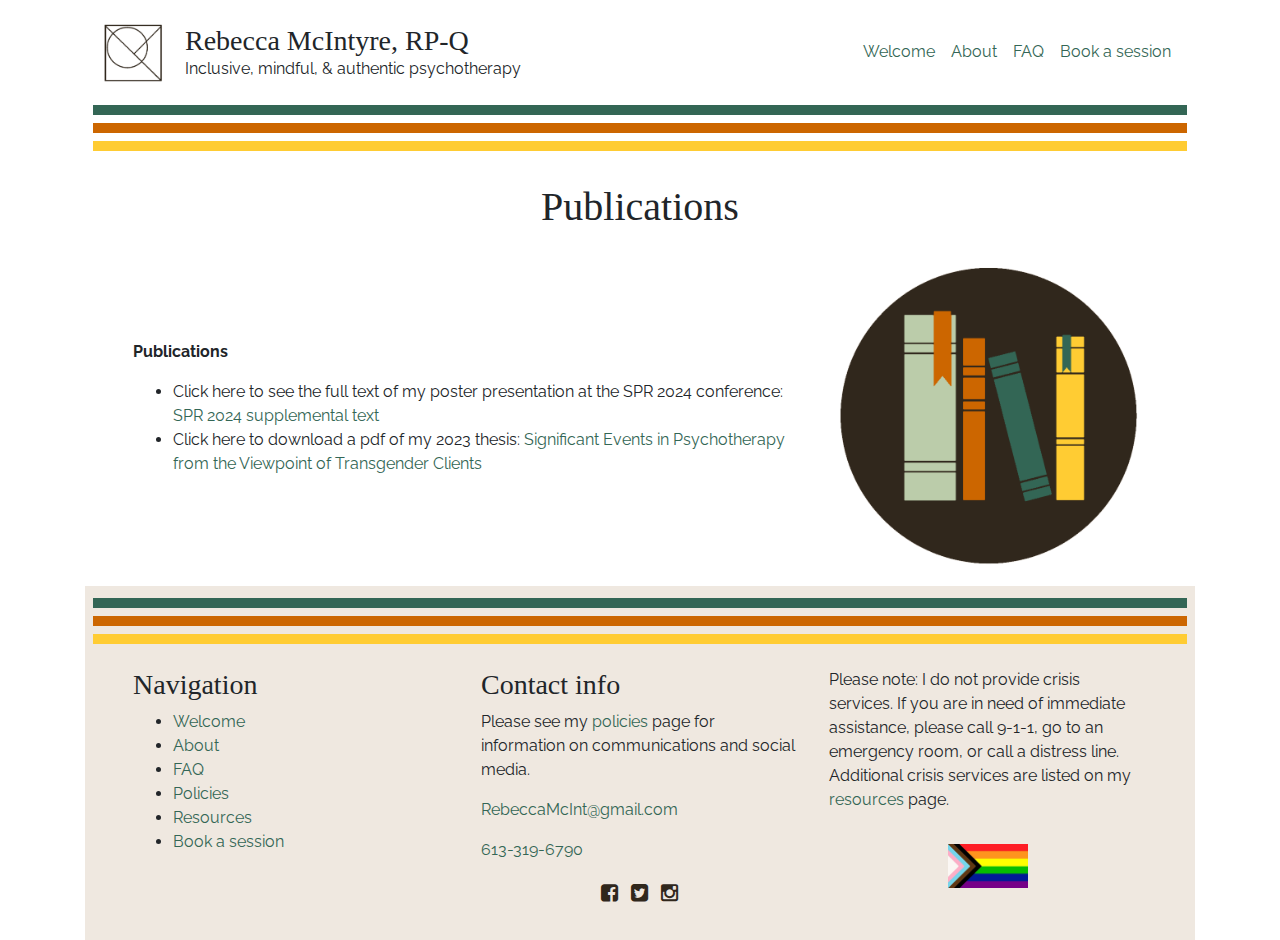
<file: publications.html>
<!doctype html>
<!--[if lt IE 7]>      <html class="no-js lt-ie9 lt-ie8 lt-ie7" lang="en"> <![endif]-->
<!--[if IE 7]>         <html class="no-js lt-ie9 lt-ie8" lang="en"> <![endif]-->
<!--[if IE 8]>         <html class="no-js lt-ie9" lang="en"> <![endif]-->
<!--[if gt IE 8]><!-->
<html class="no-js" lang="en">
<!--<![endif]-->

<head>
  <meta charset="utf-8">
  <meta http-equiv="X-UA-Compatible" content="IE=edge,chrome=1">
  <title>Resources - Rebecca McIntyre, RP-Q</title>
  <meta name="description" content="">
  <meta name="viewport" content="width=device-width, initial-scale=1">
  <link rel="apple-touch-icon" href="apple-touch-icon.png">

  <!--Google fonts links-->
  <link href="https://fonts.googleapis.com/css?family=Raleway:400,700" rel="stylesheet">
  <link href="https://fonts.googleapis.com/css?family=Montserrat:400,700" rel="stylesheet">

  <link rel="stylesheet" href="assets/css/fonticons.css">
  <link rel="stylesheet" href="assets/css/font-awesome.min.css">
  <link rel="stylesheet" href="assets/css/bootstrap.min.css">
  <link rel="stylesheet" href="assets/css/style.css">

  <script src="assets/js/vendor/modernizr-2.8.3-respond-1.4.2.min.js"></script>
</head>

<body data-spy="scroll" data-target=".navbar-collapse">
  <main>
    <div class="container">

      <nav class="navbar navbar-expand-lg d-flex flex-wrap justify-content-between pt-3">
        <div class="d-flex align-items-center mb-2 mb-md-0 me-md-auto">
          <a href="/index.html" class="navbar-brand text-dark text-decoration-none">
            <img class="nav-logo mr-1" src="assets/images/logo.png" alt=""/>
          </a>
          <span class="fs-4"><span class="h3">Rebecca McIntyre, RP-Q</span><br>Inclusive, mindful, & authentic psychotherapy</span>
        </div>
        <button class="navbar-toggler" type="button" data-toggle="collapse" data-target="#header-nav" aria-controls="header-nav" aria-expanded="false" aria-label="Toggle navigation">
          <span class="fa fa-bars"></span>
        </button>
        <div id="header-nav" class="collapse navbar-collapse">
          <ul class="navbar-nav mb-2 ml-auto mb-lg-0 d-flex align-items-center">
            <li class="nav-item">
              <a class="nav-link" href="index.html">Welcome</a>
            </li>
            <li class="nav-item">
              <a class="nav-link" href="about.html">About</a>
            </li>
            <li class="nav-item">
              <a class="nav-link" href="faq.html">FAQ</a>
            </li>
            <li class="nav-item">
              <a class="nav-link" href="book.html">Book a session</a>
            </li>
          </ul>
        </div>
      </nav>
      <div class="border border-success decor-stripe m-2"></div>
      <div class="border border-primary decor-stripe m-2"></div>
      <div class="border border-warning decor-stripe m-2"></div>

      <!-- Immediate section-->
      <section id="immediate" class="px-5 pb-3">
        <div class="row text-center">
          <div class="col">
            <h1 class="py-4">Publications</h1>
          </div>
        </div>
        <div class="row">
          <div class="col-md-8 d-flex align-items-center">
            <div>
              <p><strong>Publications</strong>
              <ul>
                <li>Click here to see the full text of my poster presentation at the SPR 2024 conference: <a target="_blank" href=https://docs.google.com/document/d/1I1jmBeFetVGsto6Ar1wIHEce2z8W9UYzZO9kozNy4X4/edit?usp=sharing">SPR 2024 supplemental text</a></li>
                <li>Click here to download a pdf of my 2023 thesis: <a target="_blank" href="http://dx.doi.org/10.20381/ruor-29723">Significant Events in Psychotherapy from the Viewpoint of Transgender Clients</a></li>
              </ul>
            </div>
          </div>
          <div class="col-md-4 d-flex align-items-center">
            <img class="w-100" src="assets/images/books.png" alt="">
          </div>
        </div>
      </section> <!--End of Immediate section-->

      <!-- footer Section -->
      <footer id="footer" class="footer bg-light pt-1">
        <div class="border border-success decor-stripe m-2"></div>
        <div class="border border-primary decor-stripe m-2"></div>
        <div class="border border-warning decor-stripe m-2"></div>
        <div class="row px-5 py-3">
          <div class="col-12 col-lg-4">
            <h2 class="h3">Navigation</h2>
            <ul>
              <li><a href="index.html">Welcome</a></li>
              <li><a href="about.html">About</a></li>
              <li><a href="faq.html">FAQ</a></li>
              <li><a href="policies.html">Policies</a></li>
              <li><a href="resources.html">Resources</a></li>
              <li><a href="book.html">Book a session</a></li>
            </ul>
          </div>
          <div class="col-12 col-lg-4">
            <h2 class="h3">Contact info</h2>
            <p>Please see my <a href="policies.html">policies</a> page for information on communications and social media.</p>
            <p><a href='mailto&#58;Rebe%63caMc%49nt&#64;g&#37;6Dai&#108;&#46;c&#111;m'>Reb&#101;ccaM&#99;&#73;nt&#64;g&#109;&#97;&#105;&#108;&#46;com</a></p>
            <p><a href="tel:16133196790">613-319-6790</a>
            <p class="text-center lead">
              <a class="px-1 text-dark" target="_blank" href="https://www.facebook.com/RebeccaMcInt/" title="@RebeccaMcInt on Facebook"><span class="fa fa-facebook-square"></span><span class="sr-only">@RebeccaMcInt on Facebook</span></a>
              <a class="px-1 text-dark" target="_blank" href="https://twitter.com/RebeccaMcInt" title="@RebeccaMcInt on Twitter"><span class="fa fa-twitter-square"></span><span class="sr-only">@RebeccaMcInt on Twitter</span></a>
              <a class="px-1 text-dark" target="_blank" href="https://www.instagram.com/RebeccaMcInt/" title="@RebeccaMcInt on Instagram"><span class="fa fa-instagram"></span><span class="sr-only">@RebeccaMcInt on Instagram</span></a>
            </p>
          </div>
          <div class="col-12 col-lg-4">
            <p>Please note: I do not provide crisis services. If you are in need of immediate assistance, please call 9-1-1,
              go to an emergency room, or call a distress line. Additional crisis services are listed on my
              <a href="resources.html">resources</a> page.</p>
            <div class="text-center">
              <img class="w-25 pt-3" src="assets/images/pride-flag.jpg" alt="">
            </div>
          </div>
        </div>
      </footer><!-- End of footer -->

      <script src="https://cdn.jsdelivr.net/npm/jquery@3.5.1/dist/jquery.slim.min.js" integrity="sha384-DfXdz2htPH0lsSSs5nCTpuj/zy4C+OGpamoFVy38MVBnE+IbbVYUew+OrCXaRkfj" crossorigin="anonymous"></script>
      <script src="https://cdn.jsdelivr.net/npm/bootstrap@4.6.2/dist/js/bootstrap.bundle.min.js" integrity="sha384-Fy6S3B9q64WdZWQUiU+q4/2Lc9npb8tCaSX9FK7E8HnRr0Jz8D6OP9dO5Vg3Q9ct" crossorigin="anonymous"></script>

</body>

</html>
</file>
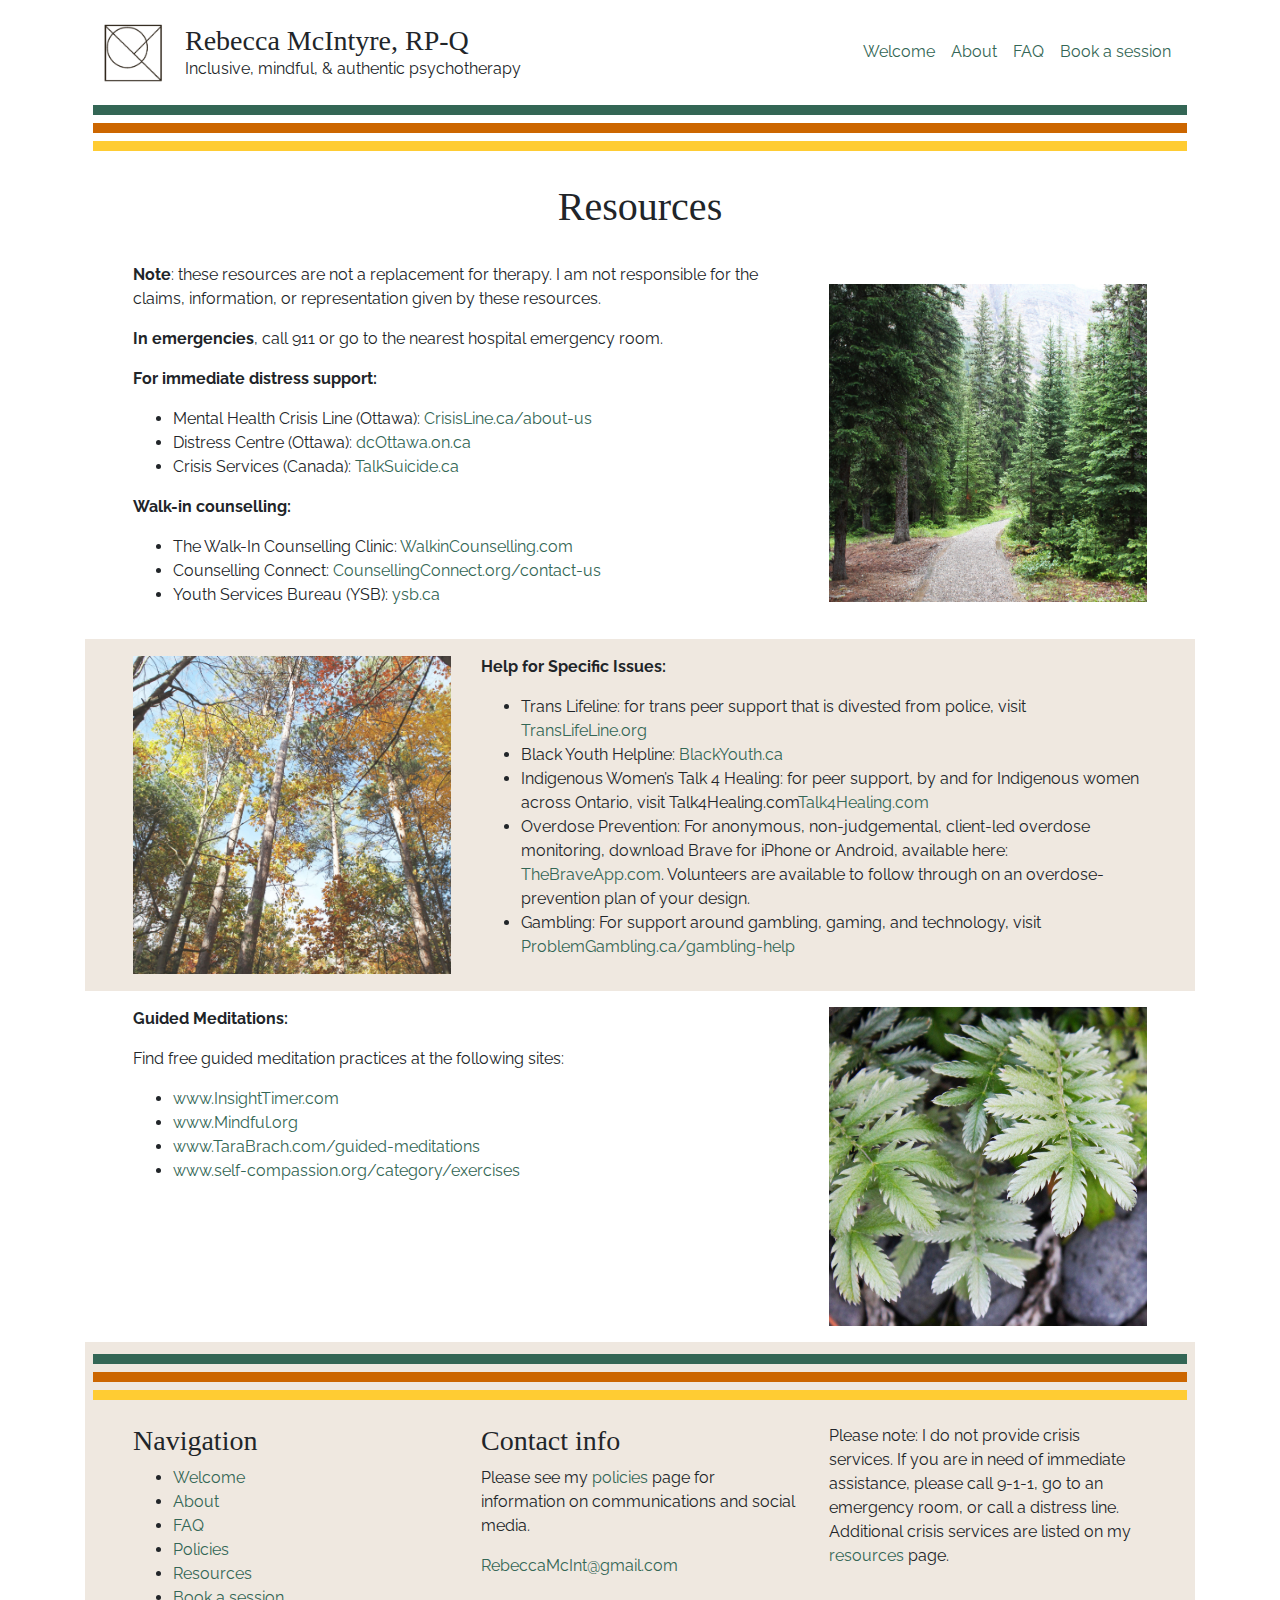
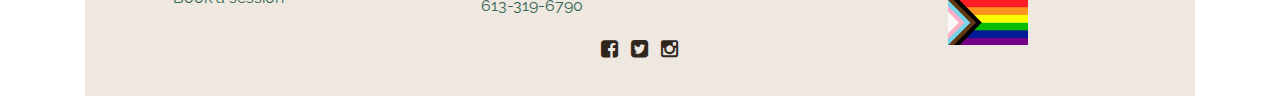
<file: resources.html>
<!doctype html>
<!--[if lt IE 7]>      <html class="no-js lt-ie9 lt-ie8 lt-ie7" lang="en"> <![endif]-->
<!--[if IE 7]>         <html class="no-js lt-ie9 lt-ie8" lang="en"> <![endif]-->
<!--[if IE 8]>         <html class="no-js lt-ie9" lang="en"> <![endif]-->
<!--[if gt IE 8]><!-->
<html class="no-js" lang="en">
<!--<![endif]-->

<head>
  <meta charset="utf-8">
  <meta http-equiv="X-UA-Compatible" content="IE=edge,chrome=1">
  <title>Resources - Rebecca McIntyre, RP-Q</title>
  <meta name="description" content="">
  <meta name="viewport" content="width=device-width, initial-scale=1">
  <link rel="apple-touch-icon" href="apple-touch-icon.png">

  <!--Google fonts links-->
  <link href="https://fonts.googleapis.com/css?family=Raleway:400,700" rel="stylesheet">
  <link href="https://fonts.googleapis.com/css?family=Montserrat:400,700" rel="stylesheet">

  <link rel="stylesheet" href="assets/css/fonticons.css">
  <link rel="stylesheet" href="assets/css/font-awesome.min.css">
  <link rel="stylesheet" href="assets/css/bootstrap.min.css">
  <link rel="stylesheet" href="assets/css/style.css">

  <script src="assets/js/vendor/modernizr-2.8.3-respond-1.4.2.min.js"></script>
</head>

<body data-spy="scroll" data-target=".navbar-collapse">
  <main>
    <div class="container">

      <nav class="navbar navbar-expand-lg d-flex flex-wrap justify-content-between pt-3">
        <div class="d-flex align-items-center mb-2 mb-md-0 me-md-auto">
          <a href="/index.html" class="navbar-brand text-dark text-decoration-none">
            <img class="nav-logo mr-1" src="assets/images/logo.png" alt=""/>
          </a>
          <span class="fs-4"><span class="h3">Rebecca McIntyre, RP-Q</span><br>Inclusive, mindful, & authentic psychotherapy</span>
        </div>
        <button class="navbar-toggler" type="button" data-toggle="collapse" data-target="#header-nav" aria-controls="header-nav" aria-expanded="false" aria-label="Toggle navigation">
          <span class="fa fa-bars"></span>
        </button>
        <div id="header-nav" class="collapse navbar-collapse">
          <ul class="navbar-nav mb-2 ml-auto mb-lg-0 d-flex align-items-center">
            <li class="nav-item">
              <a class="nav-link" href="index.html">Welcome</a>
            </li>
            <li class="nav-item">
              <a class="nav-link" href="about.html">About</a>
            </li>
            <li class="nav-item">
              <a class="nav-link" href="faq.html">FAQ</a>
            </li>
            <li class="nav-item">
              <a class="nav-link" href="book.html">Book a session</a>
            </li>
          </ul>
        </div>
      </nav>
      <div class="border border-success decor-stripe m-2"></div>
      <div class="border border-primary decor-stripe m-2"></div>
      <div class="border border-warning decor-stripe m-2"></div>

      <!-- Immediate section-->
      <section id="immediate" class="px-5 pb-3">
        <div class="row text-center">
          <div class="col">
            <h1 class="py-4">Resources</h1>
          </div>
        </div>
        <div class="row">
          <div class="col-md-8 d-flex align-items-center">
            <div>
              <p><strong>Note</strong>: these resources are not a replacement for therapy. I am not responsible for the claims, information, or representation given by these resources.</p>
              <p><strong>In emergencies</strong>, call 911 or go to the nearest hospital emergency room.</p>
              <p><strong>For immediate distress support:</strong></p>
              <ul>
                <li>Mental Health Crisis Line (Ottawa): <a target="_blank" href="https://crisisline.ca/about-us/">CrisisLine.ca/about-us</a></li>
                <li>Distress Centre (Ottawa): <a target="_blank" href="http://www.dcottawa.on.ca">dcOttawa.on.ca</a></li>
                <li>Crisis Services (Canada): <a target="_blank" href="https://talksuicide.ca/">TalkSuicide.ca</a></li>
              </ul>
              <p><strong>Walk-in counselling:</strong></p>
              <ul>
                <li>The Walk-In Counselling Clinic: <a target="_blank" href="https://walkincounselling.com/">WalkinCounselling.com</a></li>
                <li>Counselling Connect: <a target="_blank" href="https://www.counsellingconnect.org/contact-us">CounsellingConnect.org/contact-us</a></li>
                <li>Youth Services Bureau (YSB): <a target="_blank" href="http://chat.ysb.ca">ysb.ca</a></li>
              </ul>
            </div>
          </div>
          <div class="col-md-4 d-flex align-items-center">
            <img class="w-100" src="assets/images/walkins.jpg" alt="">
          </div>
        </div>
      </section> <!--End of Immediate section-->

      <!--Specific Issues Section-->
      <section id="specific-issues" class="px-5 py-3 bg-light">
        <div class="row">
          <div class="col-md-4 d-flex align-items-center">
            <img class="w-100" src="assets/images/specific-help.jpg" alt="">
          </div>
          <div class="col-md-8">
            <p><strong>Help for Specific Issues:</strong></p>
            <ul>
              <li>Trans Lifeline: for trans peer support that is divested from police, visit
                <a target="_blank" href="https://translifeline.org">TransLifeLine.org</a></li>
              <li>Black Youth Helpline: <a target="_blank" href="https://blackyouth.ca/">BlackYouth.ca</a></li>
              <li>Indigenous Women’s Talk 4 Healing: for peer support, by and for Indigenous women across Ontario,
                visit Talk4Healing.com<a target="_blank" href="https://talk4healing.com/">Talk4Healing.com</a></li>
              <li>Overdose Prevention: For anonymous, non-judgemental, client-led overdose monitoring, download Brave for
                iPhone or Android, available here: <a target="_blank" href="https://www.thebraveapp.com/">TheBraveApp.com</a>.
                Volunteers are available to follow through on an overdose-prevention plan of your design.</li>
              <li>Gambling: For support around gambling, gaming, and technology, visit
                <a target="_blank" href="https://www.problemgambling.ca/gambling-help/">ProblemGambling.ca/gambling-help</a></li>
            </ul>
          </div>
        </div>
      </section> <!--End of Specific Issues Section-->

      <!--Meditation Section-->
      <section id="meditation" class="px-5 py-3">
        <div class="row">
          <div class="col-md-8">
            <p><strong>Guided Meditations:</strong></p>
            <p>Find free guided meditation practices at the following sites:</p>
            <ul>
              <li><a target="_blank" href="https://insighttimer.com/">www.InsightTimer.com</a></li>
              <li><a target="_blank" href="http://www.mindful.org">www.Mindful.org</a></li>
              <li><a target="_blank" href="https://www.tarabrach.com/guided-meditations/">www.TaraBrach.com/guided-meditations</a></li>
              <li><a target="_blank" href="https://self-compassion.org/category/exercises/">www.self-compassion.org/category/exercises</a></li>
            </ul>
          </div>
          <div class="col-md-4 d-flex align-items-center">
            <img class="w-100" src="assets/images/meditations.jpg" alt="">
          </div>
        </div>
      </section> <!--End of Meditation Section-->

      <!-- footer Section -->
      <footer id="footer" class="footer bg-light pt-1">
        <div class="border border-success decor-stripe m-2"></div>
        <div class="border border-primary decor-stripe m-2"></div>
        <div class="border border-warning decor-stripe m-2"></div>
        <div class="row px-5 py-3">
          <div class="col-12 col-lg-4">
            <h2 class="h3">Navigation</h2>
            <ul>
              <li><a href="index.html">Welcome</a></li>
              <li><a href="about.html">About</a></li>
              <li><a href="faq.html">FAQ</a></li>
              <li><a href="policies.html">Policies</a></li>
              <li><a href="resources.html">Resources</a></li>
              <li><a href="book.html">Book a session</a></li>
            </ul>
          </div>
          <div class="col-12 col-lg-4">
            <h2 class="h3">Contact info</h2>
            <p>Please see my <a href="policies.html">policies</a> page for information on communications and social media.</p>
            <p><a href='mailto&#58;Rebe%63caMc%49nt&#64;g&#37;6Dai&#108;&#46;c&#111;m'>Reb&#101;ccaM&#99;&#73;nt&#64;g&#109;&#97;&#105;&#108;&#46;com</a></p>
            <p><a href="tel:16133196790">613-319-6790</a>
            <p class="text-center lead">
              <a class="px-1 text-dark" target="_blank" href="https://www.facebook.com/RebeccaMcInt/" title="@RebeccaMcInt on Facebook"><span class="fa fa-facebook-square"></span><span class="sr-only">@RebeccaMcInt on Facebook</span></a>
              <a class="px-1 text-dark" target="_blank" href="https://twitter.com/RebeccaMcInt" title="@RebeccaMcInt on Twitter"><span class="fa fa-twitter-square"></span><span class="sr-only">@RebeccaMcInt on Twitter</span></a>
              <a class="px-1 text-dark" target="_blank" href="https://www.instagram.com/RebeccaMcInt/" title="@RebeccaMcInt on Instagram"><span class="fa fa-instagram"></span><span class="sr-only">@RebeccaMcInt on Instagram</span></a>
            </p>
          </div>
          <div class="col-12 col-lg-4">
            <p>Please note: I do not provide crisis services. If you are in need of immediate assistance, please call 9-1-1,
              go to an emergency room, or call a distress line. Additional crisis services are listed on my
              <a href="resources.html">resources</a> page.</p>
            <div class="text-center">
              <img class="w-25 pt-3" src="assets/images/pride-flag.jpg" alt="">
            </div>
          </div>
        </div>
      </footer><!-- End of footer -->

      <script src="https://cdn.jsdelivr.net/npm/jquery@3.5.1/dist/jquery.slim.min.js" integrity="sha384-DfXdz2htPH0lsSSs5nCTpuj/zy4C+OGpamoFVy38MVBnE+IbbVYUew+OrCXaRkfj" crossorigin="anonymous"></script>
      <script src="https://cdn.jsdelivr.net/npm/bootstrap@4.6.2/dist/js/bootstrap.bundle.min.js" integrity="sha384-Fy6S3B9q64WdZWQUiU+q4/2Lc9npb8tCaSX9FK7E8HnRr0Jz8D6OP9dO5Vg3Q9ct" crossorigin="anonymous"></script>

</body>

</html>
</file>
<file: assets/css/fonticons.css>
@font-face {
	font-family: 'Linearicons-Free';
	src:url('../fonts/Linearicons-Free.eot?w118d');
	src:url('../fonts/Linearicons-Free.eot?#iefixw118d') format('embedded-opentype'),
		url('../fonts/Linearicons-Free.woff2?w118d') format('woff2'),
		url('../fonts/Linearicons-Free.woff?w118d') format('woff'),
		url('../fonts/Linearicons-Free.ttf?w118d') format('truetype'),
		url('../fonts/Linearicons-Free.svg?w118d#Linearicons-Free') format('svg');
	font-weight: normal;
	font-style: normal;
}

.lnr {
	font-family: 'Linearicons-Free';
	speak: none;
	font-style: normal;
	font-weight: normal;
	font-variant: normal;
	text-transform: none;
	line-height: 1;

	/* Better Font Rendering =========== */
	-webkit-font-smoothing: antialiased;
	-moz-osx-font-smoothing: grayscale;
}

.lnr-home:before {
	content: "\e800";
}
.lnr-apartment:before {
	content: "\e801";
}
.lnr-pencil:before {
	content: "\e802";
}
.lnr-magic-wand:before {
	content: "\e803";
}
.lnr-drop:before {
	content: "\e804";
}
.lnr-lighter:before {
	content: "\e805";
}
.lnr-poop:before {
	content: "\e806";
}
.lnr-sun:before {
	content: "\e807";
}
.lnr-moon:before {
	content: "\e808";
}
.lnr-cloud:before {
	content: "\e809";
}
.lnr-cloud-upload:before {
	content: "\e80a";
}
.lnr-cloud-download:before {
	content: "\e80b";
}
.lnr-cloud-sync:before {
	content: "\e80c";
}
.lnr-cloud-check:before {
	content: "\e80d";
}
.lnr-database:before {
	content: "\e80e";
}
.lnr-lock:before {
	content: "\e80f";
}
.lnr-cog:before {
	content: "\e810";
}
.lnr-trash:before {
	content: "\e811";
}
.lnr-dice:before {
	content: "\e812";
}
.lnr-heart:before {
	content: "\e813";
}
.lnr-star:before {
	content: "\e814";
}
.lnr-star-half:before {
	content: "\e815";
}
.lnr-star-empty:before {
	content: "\e816";
}
.lnr-flag:before {
	content: "\e817";
}
.lnr-envelope:before {
	content: "\e818";
}
.lnr-paperclip:before {
	content: "\e819";
}
.lnr-inbox:before {
	content: "\e81a";
}
.lnr-eye:before {
	content: "\e81b";
}
.lnr-printer:before {
	content: "\e81c";
}
.lnr-file-empty:before {
	content: "\e81d";
}
.lnr-file-add:before {
	content: "\e81e";
}
.lnr-enter:before {
	content: "\e81f";
}
.lnr-exit:before {
	content: "\e820";
}
.lnr-graduation-hat:before {
	content: "\e821";
}
.lnr-license:before {
	content: "\e822";
}
.lnr-music-note:before {
	content: "\e823";
}
.lnr-film-play:before {
	content: "\e824";
}
.lnr-camera-video:before {
	content: "\e825";
}
.lnr-camera:before {
	content: "\e826";
}
.lnr-picture:before {
	content: "\e827";
}
.lnr-book:before {
	content: "\e828";
}
.lnr-bookmark:before {
	content: "\e829";
}
.lnr-user:before {
	content: "\e82a";
}
.lnr-users:before {
	content: "\e82b";
}
.lnr-shirt:before {
	content: "\e82c";
}
.lnr-store:before {
	content: "\e82d";
}
.lnr-cart:before {
	content: "\e82e";
}
.lnr-tag:before {
	content: "\e82f";
}
.lnr-phone-handset:before {
	content: "\e830";
}
.lnr-phone:before {
	content: "\e831";
}
.lnr-pushpin:before {
	content: "\e832";
}
.lnr-map-marker:before {
	content: "\e833";
}
.lnr-map:before {
	content: "\e834";
}
.lnr-location:before {
	content: "\e835";
}
.lnr-calendar-full:before {
	content: "\e836";
}
.lnr-keyboard:before {
	content: "\e837";
}
.lnr-spell-check:before {
	content: "\e838";
}
.lnr-screen:before {
	content: "\e839";
}
.lnr-smartphone:before {
	content: "\e83a";
}
.lnr-tablet:before {
	content: "\e83b";
}
.lnr-laptop:before {
	content: "\e83c";
}
.lnr-laptop-phone:before {
	content: "\e83d";
}
.lnr-power-switch:before {
	content: "\e83e";
}
.lnr-bubble:before {
	content: "\e83f";
}
.lnr-heart-pulse:before {
	content: "\e840";
}
.lnr-construction:before {
	content: "\e841";
}
.lnr-pie-chart:before {
	content: "\e842";
}
.lnr-chart-bars:before {
	content: "\e843";
}
.lnr-gift:before {
	content: "\e844";
}
.lnr-diamond:before {
	content: "\e845";
}
.lnr-linearicons:before {
	content: "\e846";
}
.lnr-dinner:before {
	content: "\e847";
}
.lnr-coffee-cup:before {
	content: "\e848";
}
.lnr-leaf:before {
	content: "\e849";
}
.lnr-paw:before {
	content: "\e84a";
}
.lnr-rocket:before {
	content: "\e84b";
}
.lnr-briefcase:before {
	content: "\e84c";
}
.lnr-bus:before {
	content: "\e84d";
}
.lnr-car:before {
	content: "\e84e";
}
.lnr-train:before {
	content: "\e84f";
}
.lnr-bicycle:before {
	content: "\e850";
}
.lnr-wheelchair:before {
	content: "\e851";
}
.lnr-select:before {
	content: "\e852";
}
.lnr-earth:before {
	content: "\e853";
}
.lnr-smile:before {
	content: "\e854";
}
.lnr-sad:before {
	content: "\e855";
}
.lnr-neutral:before {
	content: "\e856";
}
.lnr-mustache:before {
	content: "\e857";
}
.lnr-alarm:before {
	content: "\e858";
}
.lnr-bullhorn:before {
	content: "\e859";
}
.lnr-volume-high:before {
	content: "\e85a";
}
.lnr-volume-medium:before {
	content: "\e85b";
}
.lnr-volume-low:before {
	content: "\e85c";
}
.lnr-volume:before {
	content: "\e85d";
}
.lnr-mic:before {
	content: "\e85e";
}
.lnr-hourglass:before {
	content: "\e85f";
}
.lnr-undo:before {
	content: "\e860";
}
.lnr-redo:before {
	content: "\e861";
}
.lnr-sync:before {
	content: "\e862";
}
.lnr-history:before {
	content: "\e863";
}
.lnr-clock:before {
	content: "\e864";
}
.lnr-download:before {
	content: "\e865";
}
.lnr-upload:before {
	content: "\e866";
}
.lnr-enter-down:before {
	content: "\e867";
}
.lnr-exit-up:before {
	content: "\e868";
}
.lnr-bug:before {
	content: "\e869";
}
.lnr-code:before {
	content: "\e86a";
}
.lnr-link:before {
	content: "\e86b";
}
.lnr-unlink:before {
	content: "\e86c";
}
.lnr-thumbs-up:before {
	content: "\e86d";
}
.lnr-thumbs-down:before {
	content: "\e86e";
}
.lnr-magnifier:before {
	content: "\e86f";
}
.lnr-cross:before {
	content: "\e870";
}
.lnr-menu:before {
	content: "\e871";
}
.lnr-list:before {
	content: "\e872";
}
.lnr-chevron-up:before {
	content: "\e873";
}
.lnr-chevron-down:before {
	content: "\e874";
}
.lnr-chevron-left:before {
	content: "\e875";
}
.lnr-chevron-right:before {
	content: "\e876";
}
.lnr-arrow-up:before {
	content: "\e877";
}
.lnr-arrow-down:before {
	content: "\e878";
}
.lnr-arrow-left:before {
	content: "\e879";
}
.lnr-arrow-right:before {
	content: "\e87a";
}
.lnr-move:before {
	content: "\e87b";
}
.lnr-warning:before {
	content: "\e87c";
}
.lnr-question-circle:before {
	content: "\e87d";
}
.lnr-menu-circle:before {
	content: "\e87e";
}
.lnr-checkmark-circle:before {
	content: "\e87f";
}
.lnr-cross-circle:before {
	content: "\e880";
}
.lnr-plus-circle:before {
	content: "\e881";
}
.lnr-circle-minus:before {
	content: "\e882";
}
.lnr-arrow-up-circle:before {
	content: "\e883";
}
.lnr-arrow-down-circle:before {
	content: "\e884";
}
.lnr-arrow-left-circle:before {
	content: "\e885";
}
.lnr-arrow-right-circle:before {
	content: "\e886";
}
.lnr-chevron-up-circle:before {
	content: "\e887";
}
.lnr-chevron-down-circle:before {
	content: "\e888";
}
.lnr-chevron-left-circle:before {
	content: "\e889";
}
.lnr-chevron-right-circle:before {
	content: "\e88a";
}
.lnr-crop:before {
	content: "\e88b";
}
.lnr-frame-expand:before {
	content: "\e88c";
}
.lnr-frame-contract:before {
	content: "\e88d";
}
.lnr-layers:before {
	content: "\e88e";
}
.lnr-funnel:before {
	content: "\e88f";
}
.lnr-text-format:before {
	content: "\e890";
}
.lnr-text-format-remove:before {
	content: "\e891";
}
.lnr-text-size:before {
	content: "\e892";
}
.lnr-bold:before {
	content: "\e893";
}
.lnr-italic:before {
	content: "\e894";
}
.lnr-underline:before {
	content: "\e895";
}
.lnr-strikethrough:before {
	content: "\e896";
}
.lnr-highlight:before {
	content: "\e897";
}
.lnr-text-align-left:before {
	content: "\e898";
}
.lnr-text-align-center:before {
	content: "\e899";
}
.lnr-text-align-right:before {
	content: "\e89a";
}
.lnr-text-align-justify:before {
	content: "\e89b";
}
.lnr-line-spacing:before {
	content: "\e89c";
}
.lnr-indent-increase:before {
	content: "\e89d";
}
.lnr-indent-decrease:before {
	content: "\e89e";
}
.lnr-pilcrow:before {
	content: "\e89f";
}
.lnr-direction-ltr:before {
	content: "\e8a0";
}
.lnr-direction-rtl:before {
	content: "\e8a1";
}
.lnr-page-break:before {
	content: "\e8a2";
}
.lnr-sort-alpha-asc:before {
	content: "\e8a3";
}
.lnr-sort-amount-asc:before {
	content: "\e8a4";
}
.lnr-hand:before {
	content: "\e8a5";
}
.lnr-pointer-up:before {
	content: "\e8a6";
}
.lnr-pointer-right:before {
	content: "\e8a7";
}
.lnr-pointer-down:before {
	content: "\e8a8";
}
.lnr-pointer-left:before {
	content: "\e8a9";
}
</file>
<file: assets/css/style.css>
.nav-logo {
  max-width: 4rem;
}

.homepage-logo {
  max-width: 6rem;
}

.border.decor-stripe {
  border-width: thick !important;
}

.nav-item.active {
  font-weight: bold;
}

a:not(.btn,.text-dark) {
  color: #365 !important;
}

h1,h2,h3,h4,h5,.h1,.h2,.h3,.h4,.h5 {
  font-family: 'Nanum Myeongjo ExtraBold', serif
}
</file>
